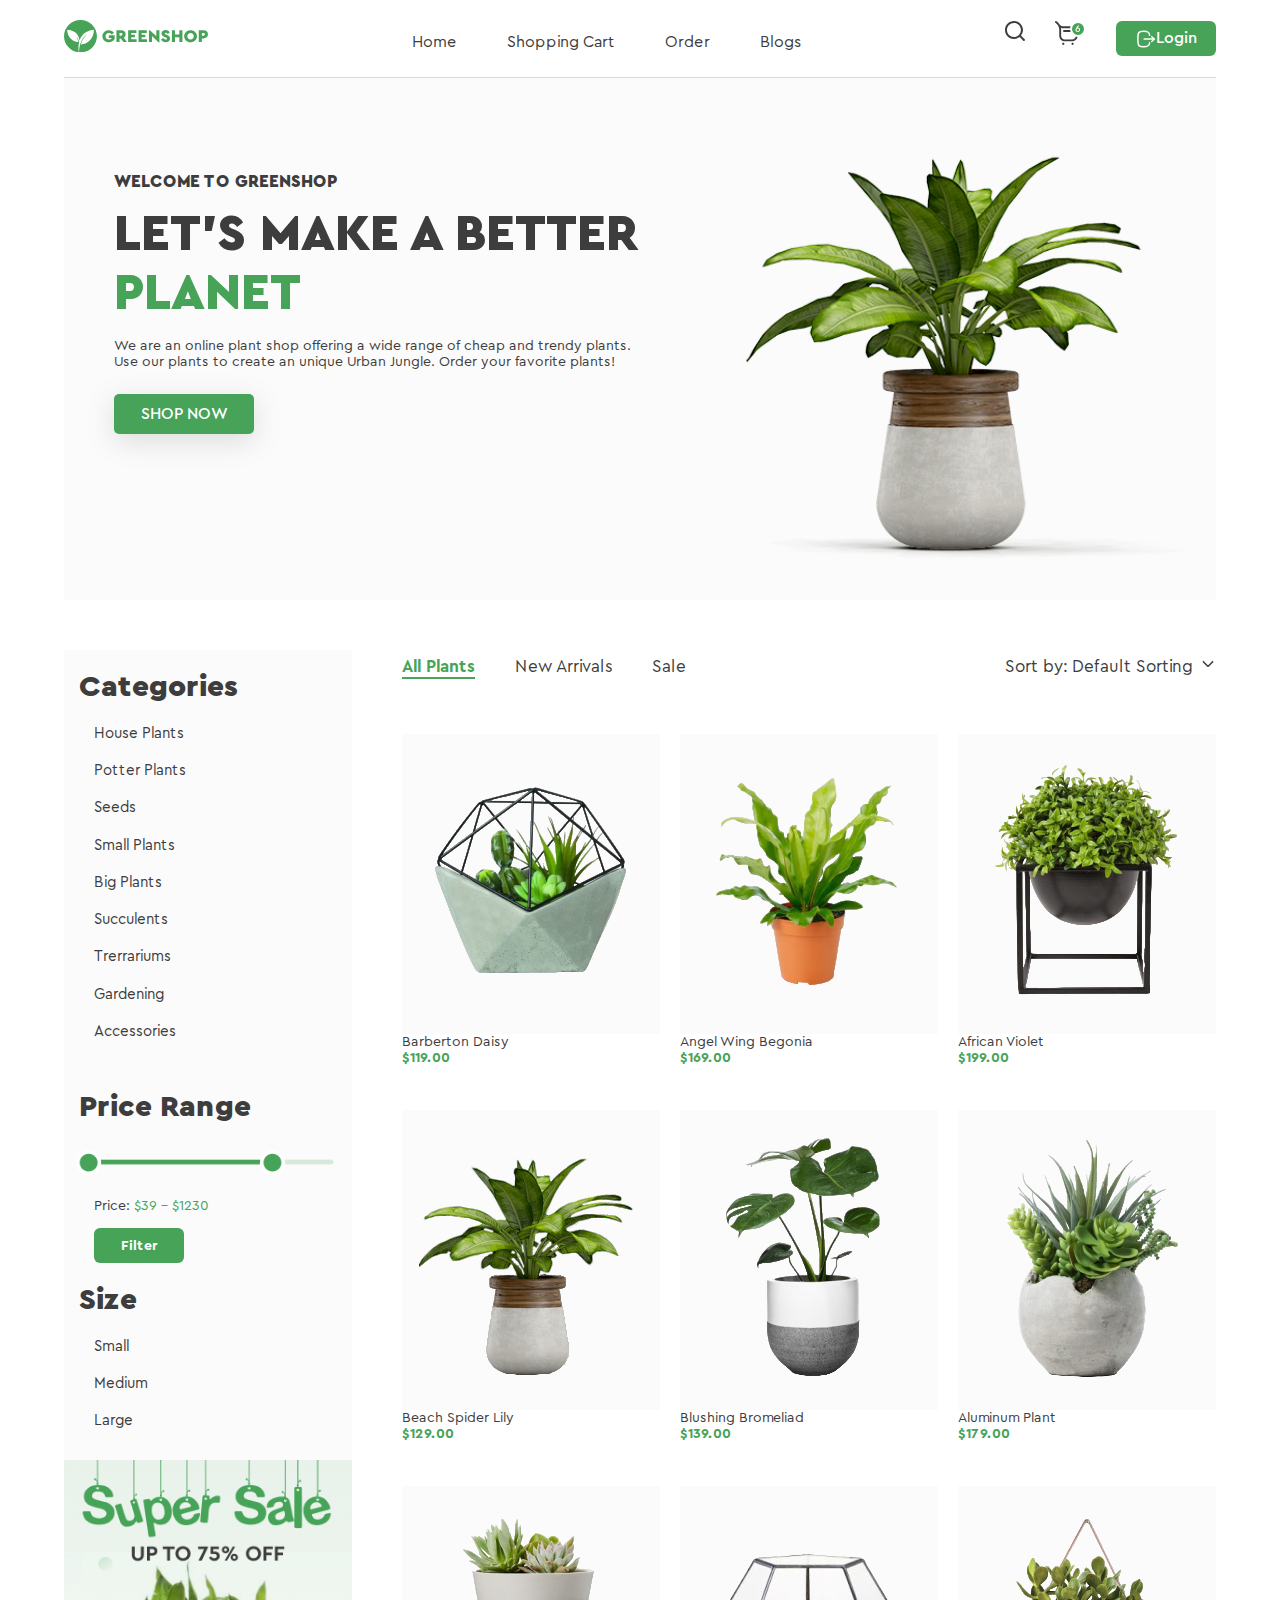
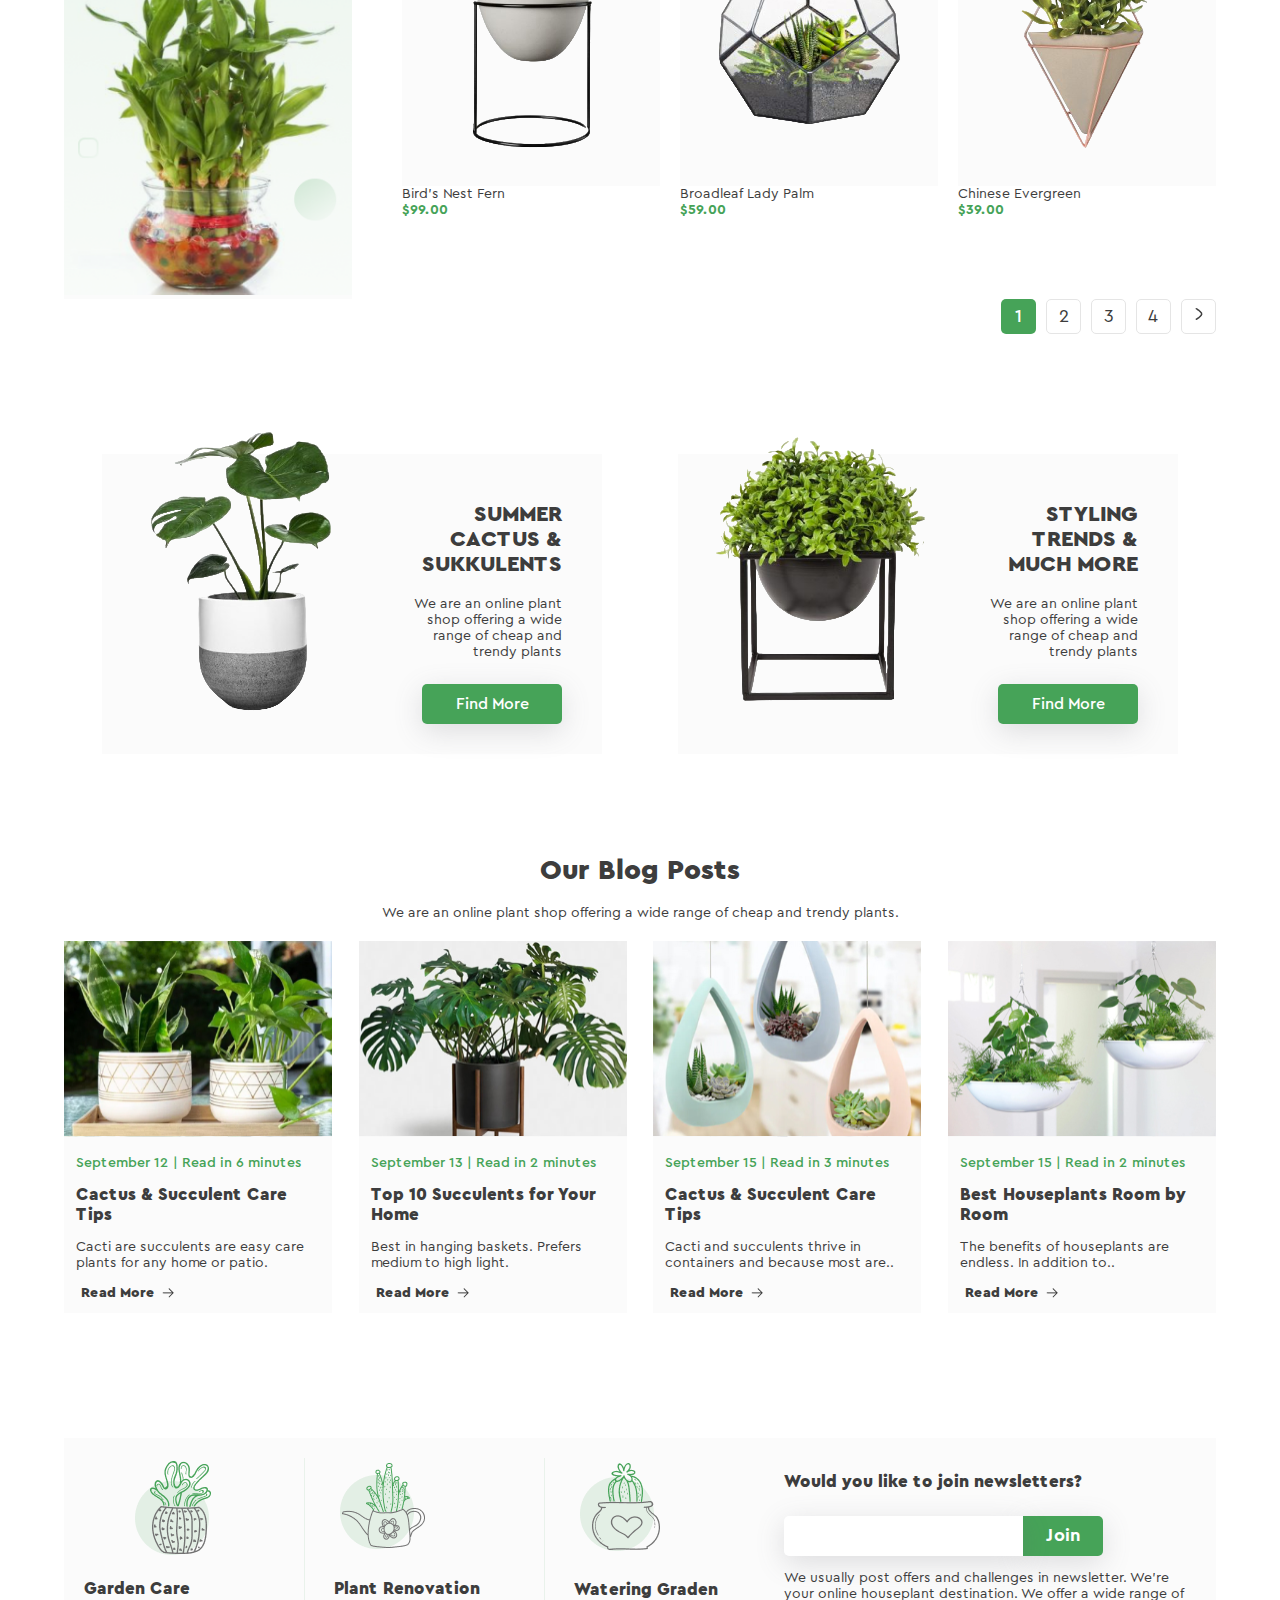
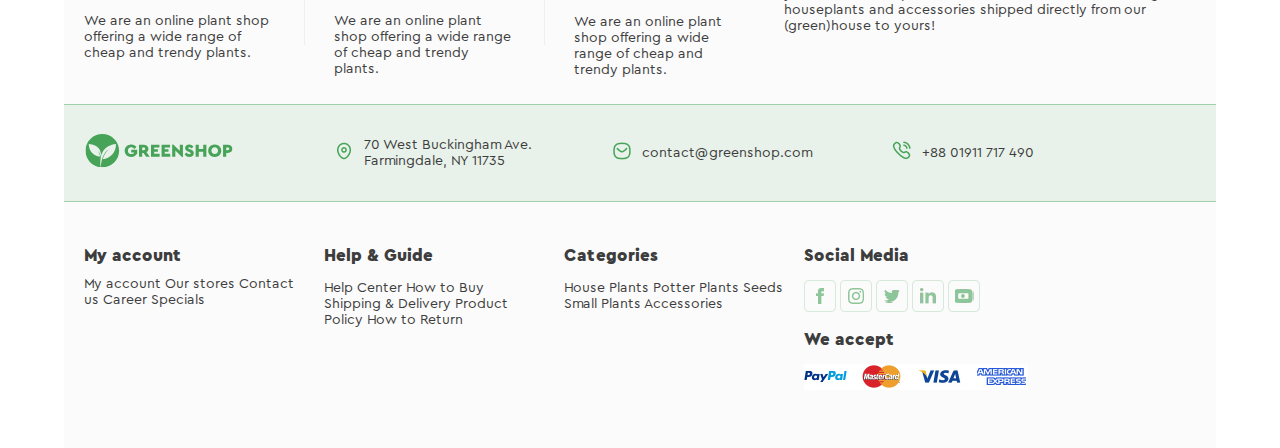
<file: index.html>
<!DOCTYPE html>
<html lang="en">
<head>
    <meta charset="UTF-8">
    <meta name="viewport" content="width=device-width, initial-scale=1.0">
    <link rel="stylesheet" href="./assets/normalize.css" />
    <link rel="stylesheet" href="style-index.css">
    <title>Main</title>
</head>
<body>

    <header class="header">
        <div class="header__container">
            <div class="header__logo">
                <img src="assets/shopping-cart/Logo.svg" alt="Logo" class="header__logo-image">
            </div>
            <nav class="header__menu">
                <ul class="header__menu-list">
                    <li class="header__menu-list-item"><a class="header__menu-list-link" href="index.html">Home</a></li>
                    <li class="header__menu-list-item"><a class="header__menu-list-link" href="shopping-cart.html">Shopping Cart</a></li>
                    <li class="header__menu-list-item"><a class="header__menu-list-link" href="order.html">Order</a></li>
                    <li class="header__menu-list-item"><a class="header__menu-list-link" href="index.html#blog">Blogs</a></li>
                </ul>
            </nav>
            <div class="header__btn-group">
                <a class="header__search">
                    <img src="assets/icons/search.svg" alt="Search" class="header__search-image">
                </a>
                <a class="header__cart">
                    <img src="assets/icons/header-basket.svg" alt="Cart" class="header__cart-image">
                </a>
                <button class="header__login-button btn">
                    <img src="assets/icons/Logout.svg" alt="Login" class="header__login-icon">
                    Login
                </button>
            </div>
        </div>
    </header>
    
    <main>
    <form action="" class="form_mobile">
        <input type="text" class="form_mobile__input" value="        Find your plants">
        <button class="form_mobile__btn">
            <img src="assets/icons/Filter.svg" alt="">
        </button>
    </form>
    <section class="welcome_mobile">
        <div class="welcome_mobile__text">
            <h2>WELCOME TO GREENSHOP</h2>
            <p class="mobile__big_welcome">LET’S MAKE A BETTER <span style="color: #46A358;">PLANET</span></p>
            <p>We are an online plant shop offering a wide range</p>
            <div class="welcome_mobile__link">
                <a href="#nav_items">SHOP NOW</a>
                <img src="assets/icons/Arrow - Right1.png" alt="">
            </div>
        </div>
        <div class="welcome_mobile__img">
            <img src="assets/index/01_small.svg" alt="">
        </div>
    </section>
    
    <nav class="nav_mobile">
        <a href="index.html"><img src="assets/icons/Home.svg" alt=""></a>
        <a href=""><img src="assets/icons/Vector.svg" alt=""></a>
        <button class="nav_mobile__btn">
            <img src="assets/icons/Group.svg" alt="">
        </button>
        <a href="index.html"><img src="assets/icons/Shop.svg" alt=""></a>
        <a href="index.html"><img src="assets/icons/User.svg" alt=""></a>
    </nav>

    <section class="welcome">
        <div class="welcome_text">
            <h2>WELCOME TO GREENSHOP</h2>
            <p class="big_welcome">LET’S MAKE A BETTER <span style="color: #46A358;">PLANET</span></p>
            <p>We are an online plant shop offering a wide range of cheap and trendy plants. 
                Use our plants to create an unique Urban Jungle. Order your favorite plants!</p>
                <form action="#nav_items"><button class="welcome__btn">SHOP NOW</button></form>
        </div>
        <div class="welcome__big-img">
            <img src="assets/index/01_1_1.svg" alt="">
        </div>
    </section>
    <aside>
        <h1 class="h1_index">Categories</h1>
        <nav class="aside__nav">
            <a href="" class="aside__a">House Plants</a>
            <a href="" class="aside__a">Potter Plants</a>
            <a href="" class="aside__a">Seeds</a>
            <a href="" class="aside__a">Small Plants</a>
            <a href="" class="aside__a">Big Plants</a>
            <a href="" class="aside__a">Succulents</a>
            <a href="" class="aside__a">Trerrariums</a>
            <a href="" class="aside__a">Gardening</a>
            <a href="" class="aside__a">Accessories</a>
        </nav>
        <h1 class="h1_index">Price Range</h1>
        <div class="range_img"><img src="assets/index/scroll.png" alt="" width="270px"></div>
        <p>Price: <span style="color: #46A358;">$39 - $1230</span></p>
        <button>Filter</button>
        <h1 class="h1_index">Size</h1>
        <nav class="aside__nav">
            <a href="" class="aside__a">Small</a>
            <a href="" class="aside__a">Medium</a>
            <a href="" class="aside__a">Large</a>
        </nav>
        <div class="aside__banner"><img src="assets/index/Super Sale Banner 1.png" alt=""></div>
    </aside>
    <section id="nav_items">
        <nav id="items_menu">
            <a href="" class="nav_items-link nav_items-link--active">All Plants</a>
            <a href="" class="nav_items-link">New Arrivals</a>
            <a href="" class="nav_items-link">Sale</a>
        </nav>
        <div id="sort">
            <p>Sort by: Default Sorting   </p>
            <img src="assets/icons/Arrow - Down 2.png" alt="">
        </div>
    </section>

    <section id="items">
        <div class="item">
            <div class="item_img">
            <a href="card.html"><img src="assets/index/without-background/image 1.png" alt=""></a>
            </div>
            <div><a href="card.html" class="item__a">Barberton Daisy</a></div>
            <div><p class="price">119.00</p></div>
            <!--<a href="" class="price item__a">$119.00</a>-->
        </div>
        <div class="item">
            <div class="item_img">
            <a href="card.html"><img src="assets/index/without-background/2.png" alt=""></a>
            </div>
            <a href="card.html" class="item__a">Angel Wing Begonia</a>
            <p class="price">169.00</p>
            <a href=""></a>
        </div>
        <div class="item">
            <div class="item_img">
            <a href="card.html"><img src="assets/index/without-background/3.png" alt=""></a>
            </div>
            <a href="card.html" class="item__a">African Violet</a>
            <p class="price">199.00</p>
        </div>
        <div class="item">
            <div class="item_img">
            <a href="card.html"><img src="assets/index/without-background/4.png" alt=""></a>
            </div>
            <a href="card.html" class="item__a">Beach Spider Lily</a>
            <p class="price">129.00</p>
        </div>
        <div class="item">
            <div class="item_img">
            <a href="card.html"><img src="assets/index/without-background/5.png" alt=""></a>
            </div>
            <a href="card.html" class="item__a">Blushing Bromeliad</a>
            <p class="price">139.00</p>
        </div>
        <div class="item">
            <div class="item_img">
            <a href="card.html"><img src="assets/index/without-background/6.png" alt=""></a>
            </div>
            <a href="card.html" class="item__a">Aluminum Plant</a>
            <p class="price">179.00</p>
        </div>
        <div class="item">
            <div class="item_img">
            <a href="card.html"><img src="assets/index/without-background/7.png" alt=""></a>
            </div>
            <a href="card.html" class="item__a">Bird's Nest Fern</a>
            <p class="price">99.00</p>
        </div>
        <div class="item">
            <div class="item_img">
            <a href="card.html"><img src="assets/index/without-background/8.png" alt=""></a>
            </div>
            <a href="card.html" class="item__a">Broadleaf Lady Palm</a>
            <p class="price">59.00</p>
        </div>
        <div class="item">
            <div class="item_img">
            <a href="card.html"><img src="assets/index/without-background/9.png" alt=""></a>
            </div>
            <a href="card.html" class="item__a">Chinese Evergreen</a>
            <p class="price">39.00</p>
        </div>
    </section>
    <section class="pages">
        <div id="green_square"><a href="">1</a></div>
        <div  class="square"><a href="">2</a></div>
        <div  class="square"><a href="">3</a></div>
        <div  class="square"><a href="">4</a></div>
        <div  class="square"><a href=""><img src="assets/icons/Arrow - Right 2.png" alt=""></a></div>
    </section>
    <section class="find_more">
        <article class="find_more__info">
            <div class="more__grey-area"></div>
            <div class="more__img"><img src="assets/index/without-background/image 14.png"></div>
            <div class="more__about">
                <h2>SUMMER CACTUS & SUKKULENTS</h2>
                <p>We are an online plant shop offering a wide range of cheap and trendy plants</p>
                <button class="welcome__btn">Find More</button>
            </div>
        </article>
        <article class="find_more__info">
            <div class="more__grey-area"></div>
            <div class="more__img"><img src="assets/index/without-background/image 15.png"></div>
            <div class="more__about">
                <h2>STYLING TRENDS & MUCH MORE</h2>
                <p>We are an online plant shop offering a wide range of cheap and trendy plants</p>
                <button class="welcome__btn">Find More</button>
            </div>
        </article>
    </section>
    <section id="blog">
        <h1>Our Blog Posts</h1>
        <p>We are an online plant shop offering a wide range of cheap and trendy plants.</p>
        <div class="blog__posts">
            <div class="post">
                <a href="post.html" class="post__link"><img src="assets/index/01_1.svg" alt=""></a>
                <div class="read">
                <p class="green_text">September 12 | Read in 6 minutes</p>
                <h2>Cactus & Succulent Care Tips</h2>
                <p>Cacti are succulents are easy care plants for any home or patio.</p>
                <div class="blog__more">
                    <a href="post.html"><b>Read More</b></a><a href="post.html"><img src="assets/icons/Arrow - Right.png" alt=""></a>
                    </div>
                </div>
            </div>
            <div class="post">
                <a href="post.html" class="post__link"><img src="assets/index/02_1.svg" alt=""></a>
                <div class="read">
                <p class="green_text"t>September 13 | Read in 2 minutes</p>
                <h2>Top 10 Succulents for Your Home</h2>
                <p>Best in hanging baskets. Prefers medium to high light.</p>
                <div class="blog__more">
                <a href="post.html"><b>Read More</b></a><a href="post.html"><img src="assets/icons/Arrow - Right.png" alt=""></a>
                </div>
                </div>
            </div>
            <div class="post">
                <a href="post.html" class="post__link"><img src="assets/index/03_1.svg" alt=""></a>
                <div class="read">
                <p class="green_text">September 15 | Read in 3 minutes</p>
                <h2>Cactus & Succulent Care Tips</h2>
                <p>Cacti and succulents thrive in containers and because most are..</p>
                <div class="blog__more">
                    <a href="post.html"><b>Read More</b></a><a href="post.html"><img src="assets/icons/Arrow - Right.png" alt=""></a>
                    </div>
                </div>
            </div>
            <div class="post">
                <a href="post.html" class="post__link"><img src="assets/index/04_1.svg" alt=""></a>
                <div class="read">
                <p class="green_text">September 15 | Read in 2 minutes</p>
                <h2>Best Houseplants Room by Room</h2>
                <p>The benefits of houseplants are endless. In addition to..</p>
                <div class="blog__more">
                    <a href="post.html"><b>Read More</b></a><a href="post.html"><img src="assets/icons/Arrow - Right.png" alt=""></a>
                    </div>
                </div>
            </div>
        </div>
    </section>

    
    </main>
    <footer>
        <div class="footer__flovers_1">
            <div class="footer__flovers-img"><img src="assets/icons/1_3.png" alt=""></div>
            <div class="footer__flovers-info">
                <h2 class="footer__h2">Garden Care</h2>
                <p class="footer__p">We are an online plant shop offering a wide range of cheap and trendy plants.</p>
            </div>
        </div><div class="footer__vert-line"><img src="assets/icons/vertical_line.png" alt=""></div>
        <div class="footer__flovers_2">
            <div class="footer__flovers-img"><img src="assets/icons/2_1.png" alt=""></div>
            <div class="footer__flovers-info">
                <h2 class="footer__h2">Plant Renovation</h2>
                <p class="footer__p">We are an online plant shop offering a wide range of cheap and trendy plants.</p>
            </div>
        </div><div class="footer__vert-line_1"><img src="assets/icons/vertical_line.png" alt=""></div>
        <div class="footer__flovers_3">
            <div class="footer__flovers-img"><img src="assets/icons/3_1.png" alt=""></div>
            <div class="footer__flovers-info">
                <h2 class="footer__h2">Watering Graden</h2>
                <p class="footer__p">We are an online plant shop offering a wide range of cheap and trendy plants.</p>
            </div>
        </div>
        <div class="footer__subscribe">
            <h2>Would you like to join newsletters?</h2>
            <div class="footer__email">
            <form class="footer__form" action="">
                <input class="footer__send" type="email" id="enter your email address..." name="email">
            <button class="footer__email-button" type="button">Join</button>
            </form>
            </div>
            <p>We usually post offers and challenges in newsletter. We’re your online houseplant destination. 
                We offer a wide range of houseplants and accessories shipped directly from our (green)house to yours!</p>
        </div>
        <div class="footer__contacts">
        <div class="logo_index">
            <img src="assets/Logo.svg" alt="">
        </div>
        <div class="footer__contacts-contact">
            <div class="footer__contacts-contact-img"><img src="assets/icons/Location.png" alt=""></div>
            <div class="footer__contact-info">70 West Buckingham Ave.<br>Farmingdale, NY 11735</div>
        </div>
        <div class="footer__contacts-contact">
            <div class="footer__contacts-contact-img"><img src="assets/icons/Message.png" alt=""></div>
            <div class="footer__contact-info">contact@greenshop.com</div>
        </div>
        <div class="footer__contacts-contact">
            <div class="footer__contacts-contact-img"><img src="assets/icons/Calling.png" alt=""></div>
            <div class="footer__contact-info">+88 01911 717 490</div>
        </div>

        </div>
        <div class="footer__myaccount">
            <h2>My account</h2>
            <a href="">My account</a>
            <a href="">Our stores</a>
            <a href="">Contact us</a>
            <a href="">Career</a>
            <a href="">Specials</a>
        </div>
        <div class="footer__help">
            <h2>Help & Guide</h2>
            <a href="">Help Center</a>
            <a href="">How to Buy</a>
            <a href="">Shipping & Delivery</a>
            <a href="">Product Policy</a>
            <a href="">How to Return</a>
        </div>
        <div class="footer__categories">
            <h2>Categories</h2>
            <a href="">House Plants</a>
            <a href="">Potter Plants</a>
            <a href="">Seeds</a>
            <a href="">Small Plants</a>
            <a href="">Accessories</a>
        </div>
        <div class="footer__social">
            <h2>Social Media</h2>
            <div>
            <img src="assets/icons/Facebook1.png" alt="">
            <img src="assets/icons/Instagram2.png" alt="">
            <img src="assets/icons/Twitter1.png" alt="">
            <img src="assets/icons/Linkedin1.png" alt="">
            <img src="assets/icons/Union1.png" alt="">
            </div>
            <h2>We accept</h2>
            <img src="assets/icons/image 16.png" alt="">
        </div>
    </footer>
</body>
</html>
</file>
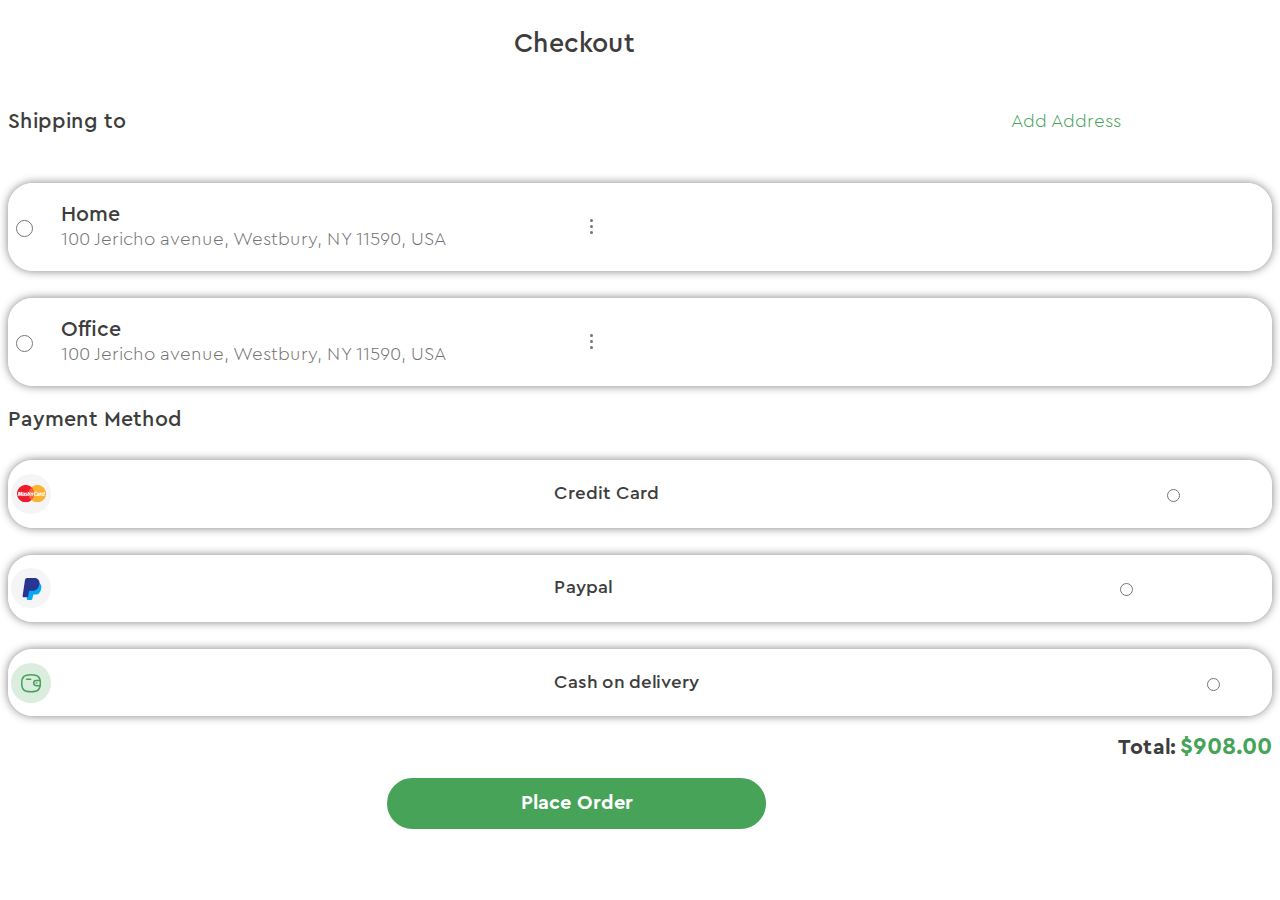
<file: checkout.html>
<!DOCTYPE html>
<html lang="en">
  <head>
    <meta charset="UTF-8" />
    <meta name="viewport" content="width=device-width, initial-scale=1.0" />
    <title>Checkout</title>
    <link rel="stylesheet" href="style-checkout.css" />
  </head>
  <body>
    <div class="wrapper">
      <p id="title">Checkout</p>
        <div class="shipping">
          <p class="subtitle">Shipping to</p>
          <a href="" id="link_add-address">Add Address</a>
        </div>
      <div class="address_option">
        <input type="radio" name="address" />
        <p>
          <span class="subtitle">Home</span><br />
          <span class="text"> 100 Jericho avenue, Westbury, NY 11590, USA</span>
        </p>
        <img src="assets/checkout/dots.svg" class="more"/>
      </div>
      <div class="address_option">
        <input type="radio" name="address" />
        <p>
          <span class="subtitle">Office</span><br />
          <span class="text">100 Jericho avenue, Westbury, NY 11590, USA</p>
        <img src="assets/checkout/dots.svg" class="more"/>
      </div>
      <p class="subtitle">Payment Method</p>
      <div class="payment_method">
        <img src="assets/checkout/credit-card.svg" alt="credit card option" />
        <p class="payment_option">Credit Card</p>
        <input type="radio" name="payment" />
      </div>
      <div class="payment_method">
        <img src="assets/checkout/paypal.svg" alt="paypal option" />
        <p class="payment_option">Paypal</p>
        <input type="radio" name="payment" />
      </div>
      <div class="payment_method">
        <img src="assets/checkout/cash.svg" alt="cash option" />
        <p class="payment_option">Cash on delivery</p>
        <input type="radio" name="payment" />
      </div>
      <div class="total_container">
      <p> <span id="total">Total:</span>
      <span id="amount">$908.00</span>
      </p>
      </div>
      <div>
        <button id="place-order_button">Place Order</button>
      </div>
    </div>
  </body>
</html>
</file>
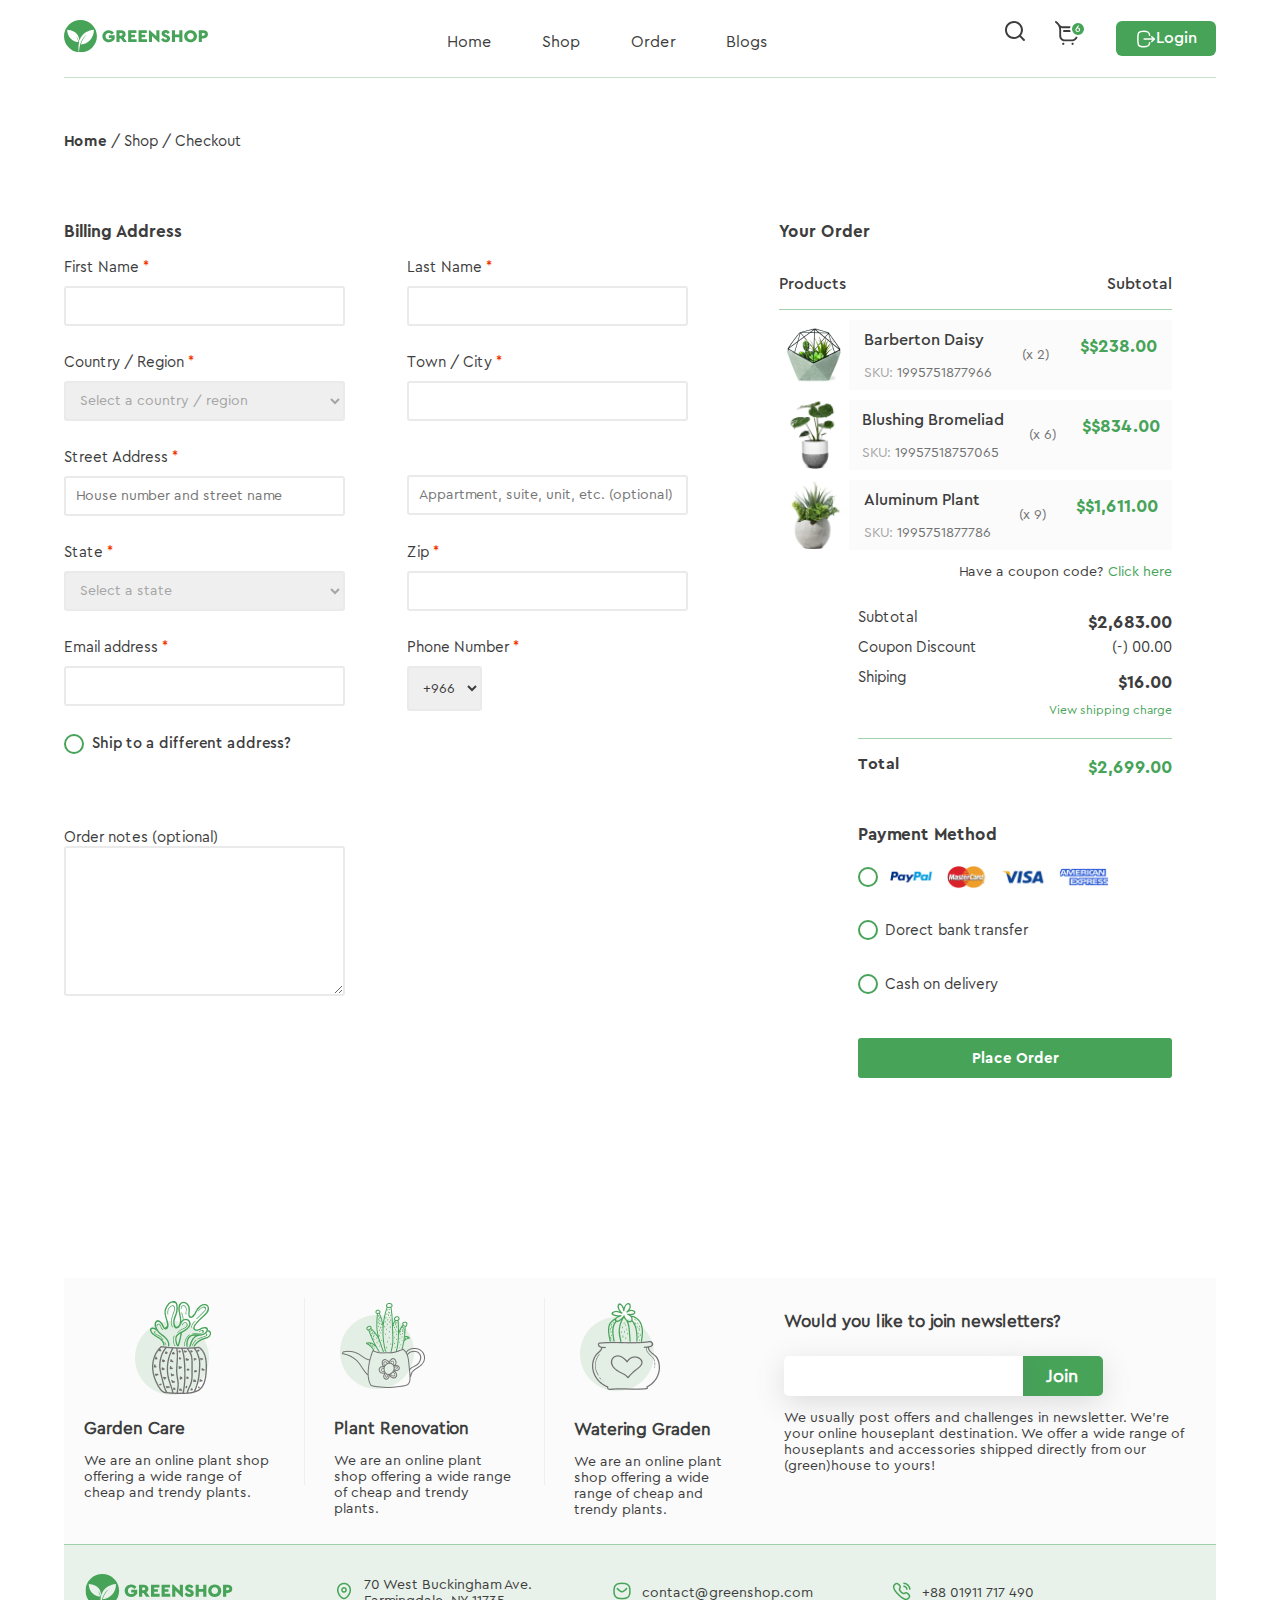
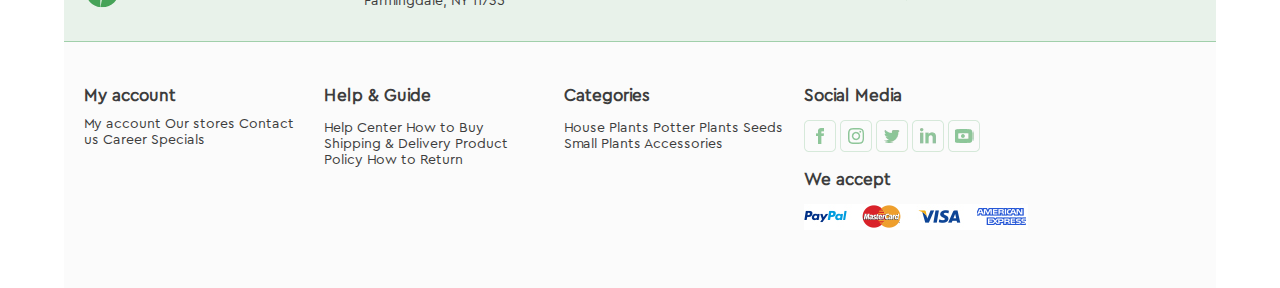
<file: order.html>
<!DOCTYPE html>
<html lang="en">
  <head>
    <meta charset="UTF-8" />
    <meta name="viewport" content="width=device-width, initial-scale=1.0" />
    <title>Greenshop</title>
    <link rel="stylesheet" href="./assets/normalize.css" />
    <link href="./style-order.css" rel="stylesheet" />
  </head>
  <body>
    <header class="header">
      <div class="header__container">
        <div class="header__logo">
          <img
            src="assets/shopping-cart/Logo.svg"
            alt="Logo"
            class="header__logo-image"
          />
        </div>
        <nav class="header__menu">
          <ul class="header__menu-list">
            <li class="header__menu-list-item">
              <a class="header__menu-list-link" href="index.html">Home</a>
            </li>
            <li class="header__menu-list-item">
              <a class="header__menu-list-link" href="shopping-cart.html"
                >Shop</a
              >
            </li>
            <li class="header__menu-list-item">
              <a class="header__menu-list-link" href="order.html">Order</a>
            </li>
            <li class="header__menu-list-item">
              <a class="header__menu-list-link" href="index.html#blog">Blogs</a>
            </li>
          </ul>
        </nav>
        <div class="header__btn-group">
          <a class="header__search">
            <img
              src="assets/icons/search.svg"
              alt="Search"
              class="header__search-image"
            />
          </a>
          <a class="header__cart">
            <img
              src="assets/icons/header-basket.svg"
              alt="Cart"
              class="header__cart-image"
            />
          </a>
          <button class="header__login-button btn">
            <img
              src="assets/icons/Logout.svg"
              alt="Login"
              class="header__login-icon"
            />
            Login
          </button>
        </div>
      </div>
    </header>
    <main>
      <div class="container">
        <p class="fs_fifteen path">
          <span class="bold_paragraph">Home</span> / Shop / Checkout
        </p>
        <div class="subcontainer">
          <!-- биллинг аддресс -->
          <div class="billing_address">
            <p class="bold_paragraph fs_seventeen">Billing Address</p>
            <div class="form">
              <div class="form_div" id="first_name">
                <label for="firstName" class="fs_fifteen"
                  >First Name <a href="#" class="asterisk">*</a></label
                ><br />
                <input type="text" class="form_input" /><br />
              </div>
              <div class="form_div" id="last_name">
                <label for="lastName" class="fs_fifteen"
                  >Last Name <a href="#" class="asterisk">*</a></label
                ><br />
                <input type="text" class="form_input" /><br />
              </div>
              <div class="form_div" id="country">
                <label for="countryOrRegion" class="fs_fifteen"
                  >Country / Region <a href="#" class="asterisk">*</a></label
                ><br />
                <select class="form_select">
                  <option value="" class="fs_fourteen">
                    <p class="fs_fourteen">Select a country / region</p>
                  </option></select
                ><br />
              </div>
              <div class="form_div" id="town">
                <label for="townOrCity" class="fs_fifteen"
                  >Town / City <a href="#" class="asterisk">*</a></label
                ><br />
                <input type="text" class="form_input" /><br />
              </div>
              <div class="form_div" id="street">
                <label for="street_address" class="fs_fifteen"
                  >Street Address <a href="#" class="asterisk">*</a></label
                ><br />
                <input
                  type="text"
                  placeholder="House number and street name"
                  class="form_input fs_fourteen"
                />
              </div>
              <div class="form_div" id="street_appartment">
                <label for="street_address"></label><br />
                <input
                  type="text"
                  placeholder="Appartment, suite, unit, etc. (optional)"
                  class="form_input fs_fourteen"
                />
              </div>
              <div class="form_div" id="state">
                <label for="state" class="fs_fifteen"
                  >State <a href="#" class="asterisk">*</a></label
                ><br />
                <select class="form_select">
                  <option value="" class="fs_fourteen">
                    Select a state
                  </option></select
                ><br />
              </div>
              <div class="form_div" id="zip">
                <label for="zip" class="fs_fifteen"
                  >Zip <a href="#" class="asterisk">*</a></label
                ><br />
                <input type="text" class="form_input" /><br />
              </div>
              <div class="form_div" id="email">
                <label for="email" class="fs_fifteen"
                  >Email address <a href="#" class="asterisk">*</a></label
                ><br />
                <input type="email" class="form_input" /><br />
              </div>
              <div class="form_div" id="phone">
                <label for="phoneNumber" class="fs_fifteen"
                  >Phone Number <a href="#" class="asterisk">*</a></label
                ><br />
                <select class="phone_number">
                  <option value="" class="fs_fifteen">
                    <p class="fs_fifteen">+966</p>
                  </option></select
                ><br />
              </div>
              <div class="form_div" id="checkbox">
                <input type="checkbox" class="custom-checkbox" />
                <label for="checkbox" class="medium_paragraph fs_fifteen"
                  >Ship to a different address?</label
                >
              </div>
              <div class="form_div" id="order_notes">
                <label for="orderNotes" class="fs_fifteen"
                  >Order notes (optional)</label
                ><br />
                <textarea rows="10" cols="45"></textarea>
              </div>
            </div>
          </div>
          <!-- йор ордер -->
          <div class="your_order">
            <p class="bold_paragraph fs_seventeen">Your Order</p>
            <div class="products_and_subtotal">
              <p class="medium_paragraph fs_sixteen">Products</p>
              <p class="medium_paragraph fs_sixteen">Subtotal</p>
            </div>
            <!-- заказ 1 -->
            <div class="ordered_product">
              <img
                class="plant_img"
                src="./assets/order/image 11 (1).png"
                alt="Barberton Daisy"
              />
              <div class="flex_cont_order">
                <div class="pr_name_sku">
                  <p class="medium_paragraph fs_sixteen">Barberton Daisy</p>
                  <p class="sku fs_fourteen">
                    <span class="span_sku">SKU:</span> 1995751877966
                  </p>
                </div>
                <div class="center">
                  <p class="number_of_products fs_fourteen">(x 2)</p>
                </div>
                <div class="center">
                  <p class="bold_paragraph price fs_eighteen">$238.00</p>
                </div>
              </div>
            </div>
            <!-- заказ 2 -->
            <div class="ordered_product">
              <img
                class="plant_img"
                src="./assets/order/image 15.png"
                alt="Blushing Bromeliad"
              />
              <div class="flex_cont_order">
                <div class="pr_name_sku">
                  <p class="medium_paragraph fs_sixteen">Blushing Bromeliad</p>
                  <p class="sku fs_fourteen">
                    <span class="span_sku">SKU:</span> 19957518757065
                  </p>
                </div>
                <div class="center">
                  <p class="number_of_products fs_fourteen">(x 6)</p>
                </div>
                <div class="center">
                  <p class="bold_paragraph price fs_eighteen">$834.00</p>
                </div>
              </div>
            </div>
            <!-- заказ 3 -->
            <div class="ordered_product">
              <img
                class="plant_img"
                src="./assets/order/image 16.png"
                alt="Aluminum Plant"
              />
              <div class="flex_cont_order">
                <div class="pr_name_sku">
                  <p class="medium_paragraph fs_sixteen">Aluminum Plant</p>
                  <p class="sku fs_fourteen">
                    <span class="span_sku">SKU:</span> 1995751877786
                  </p>
                </div>
                <div class="center">
                  <p class="number_of_products fs_fourteen">(x 9)</p>
                </div>
                <div class="center">
                  <p class="bold_paragraph price fs_eighteen">$1,611.00</p>
                </div>
              </div>
            </div>
            <!-- средний раздел йор ордера -->
            <div class="total_container">
              <p class="fs_fourteen">
                Have a coupon code? <a class="link" href="#">Click here</a>
              </p>
              <div class="total_subcontainer">
                <p class="fs_fifteen">Subtotal</p>
                <p class="bold_paragraph fs_eighteen">$2,683.00</p>
              </div>
              <div class="total_subcontainer">
                <p class="fs_fifteen">Coupon Discount</p>
                <p class="fs_fifteen">(-) 00.00</p>
              </div>
              <div class="total_subcontainer">
                <p class="fs_fifteen">Shiping</p>
                <p class="bold_paragraph fs_eighteen">$16.00</p>
              </div>
              <a class="link shipping_charge fs_twelve" href="#"
                >View shipping charge</a
              >
              <div class="total_subcontainer total">
                <p class="bold_paragraph fs_sixteen">Total</p>
                <p class="bold_paragraph total_price fs_eighteen">$2,699.00</p>
              </div>
              <!-- метод оплаты -->
              <div class="payment_method">
                <p class="bold_paragraph pm_heading fs_seventeen">
                  Payment Method
                </p>
                <div class="radio_container">
                  <div class="img_input">
                    <input
                      class="custom-radio"
                      type="radio"
                      name="payment_method"
                    />
                    <label for=""></label>
                    <img
                      class="payment_img"
                      src="./assets/icons/image 16.png"
                      alt="choosing a bank card"
                    />
                  </div>
                  <div>
                    <input
                      class="custom-radio"
                      type="radio"
                      name="payment_method"
                    />
                    <label for="bank_transfer" class="fs_fifteen"
                      >Dorect bank transfer</label
                    >
                  </div>
                  <div>
                    <input
                      class="custom-radio"
                      type="radio"
                      name="payment_method"
                    />
                    <label for="cash_on_delivery" class="fs_fifteen"
                      >Cash on delivery</label
                    >
                  </div>
                </div>
                <button class="bold_paragraph place_order_button fs_fifteen">
                  Place Order
                </button>
              </div>
            </div>
          </div>
        </div>
      </div>
    </main>
    <footer>
      <div class="footer__flovers_1">
        <div class="footer__flovers-img">
          <img src="assets/icons/1_3.png" alt="" />
        </div>
        <div class="footer__flovers-info">
          <h2>Garden Care</h2>
          <p>
            We are an online plant shop offering a wide range of cheap and
            trendy plants.
          </p>
        </div>
      </div>
      <div class="footer__vert-line">
        <img src="assets/icons/vertical_line.png" alt="" />
      </div>
      <div class="footer__flovers_2">
        <div class="footer__flovers-img">
          <img src="assets/icons/2_1.png" alt="" />
        </div>
        <div class="footer__flovers-info">
          <h2>Plant Renovation</h2>
          <p>
            We are an online plant shop offering a wide range of cheap and
            trendy plants.
          </p>
        </div>
      </div>
      <div class="footer__vert-line_1">
        <img src="assets/icons/vertical_line.png" alt="" />
      </div>
      <div class="footer__flovers_3">
        <div class="footer__flovers-img">
          <img src="assets/icons/3_1.png" alt="" />
        </div>
        <div class="footer__flovers-info">
          <h2>Watering Graden</h2>
          <p>
            We are an online plant shop offering a wide range of cheap and
            trendy plants.
          </p>
        </div>
      </div>
      <div class="footer__subscribe">
        <h2>Would you like to join newsletters?</h2>
        <div class="footer__email">
          <form class="footer__form" action="">
            <input
              class="footer__send"
              type="email"
              id="enter your email address..."
              name="email"
            />
            <button class="footer__email-button" type="button">Join</button>
          </form>
        </div>
        <p>
          We usually post offers and challenges in newsletter. We’re your online
          houseplant destination. We offer a wide range of houseplants and
          accessories shipped directly from our (green)house to yours!
        </p>
      </div>
      <div class="footer__contacts">
        <div class="logo">
          <img src="assets/Logo.svg" alt="" />
        </div>
        <div class="footer__contacts-contact">
          <div class="footer__contacts-contact-img">
            <img src="assets/icons/Location.png" alt="" />
          </div>
          <div class="footer__contact-info">
            70 West Buckingham Ave.<br />Farmingdale, NY 11735
          </div>
        </div>
        <div class="footer__contacts-contact">
          <div class="footer__contacts-contact-img">
            <img src="assets/icons/Message.png" alt="" />
          </div>
          <div class="footer__contact-info">contact@greenshop.com</div>
        </div>
        <div class="footer__contacts-contact">
          <div class="footer__contacts-contact-img">
            <img src="assets/icons/Calling.png" alt="" />
          </div>
          <div class="footer__contact-info">+88 01911 717 490</div>
        </div>
      </div>
      <div class="footer__myaccount">
        <h2>My account</h2>
        <a href="">My account</a>
        <a href="">Our stores</a>
        <a href="">Contact us</a>
        <a href="">Career</a>
        <a href="">Specials</a>
      </div>
      <div class="footer__help">
        <h2>Help & Guide</h2>
        <a href="">Help Center</a>
        <a href="">How to Buy</a>
        <a href="">Shipping & Delivery</a>
        <a href="">Product Policy</a>
        <a href="">How to Return</a>
      </div>
      <div class="footer__categories">
        <h2>Categories</h2>
        <a href="">House Plants</a>
        <a href="">Potter Plants</a>
        <a href="">Seeds</a>
        <a href="">Small Plants</a>
        <a href="">Accessories</a>
      </div>
      <div class="footer__social">
        <h2>Social Media</h2>
        <img src="assets/icons/Facebook1.png" alt="" />
        <img src="assets/icons/Instagram2.png" alt="" />
        <img src="assets/icons/Twitter1.png" alt="" />
        <img src="assets/icons/Linkedin1.png" alt="" />
        <img src="assets/icons/Union1.png" alt="" />
        <h2>We accept</h2>
        <img src="assets/icons/image 16.png" alt="" />
      </div>
    </footer>
  </body>
</html>
</file>
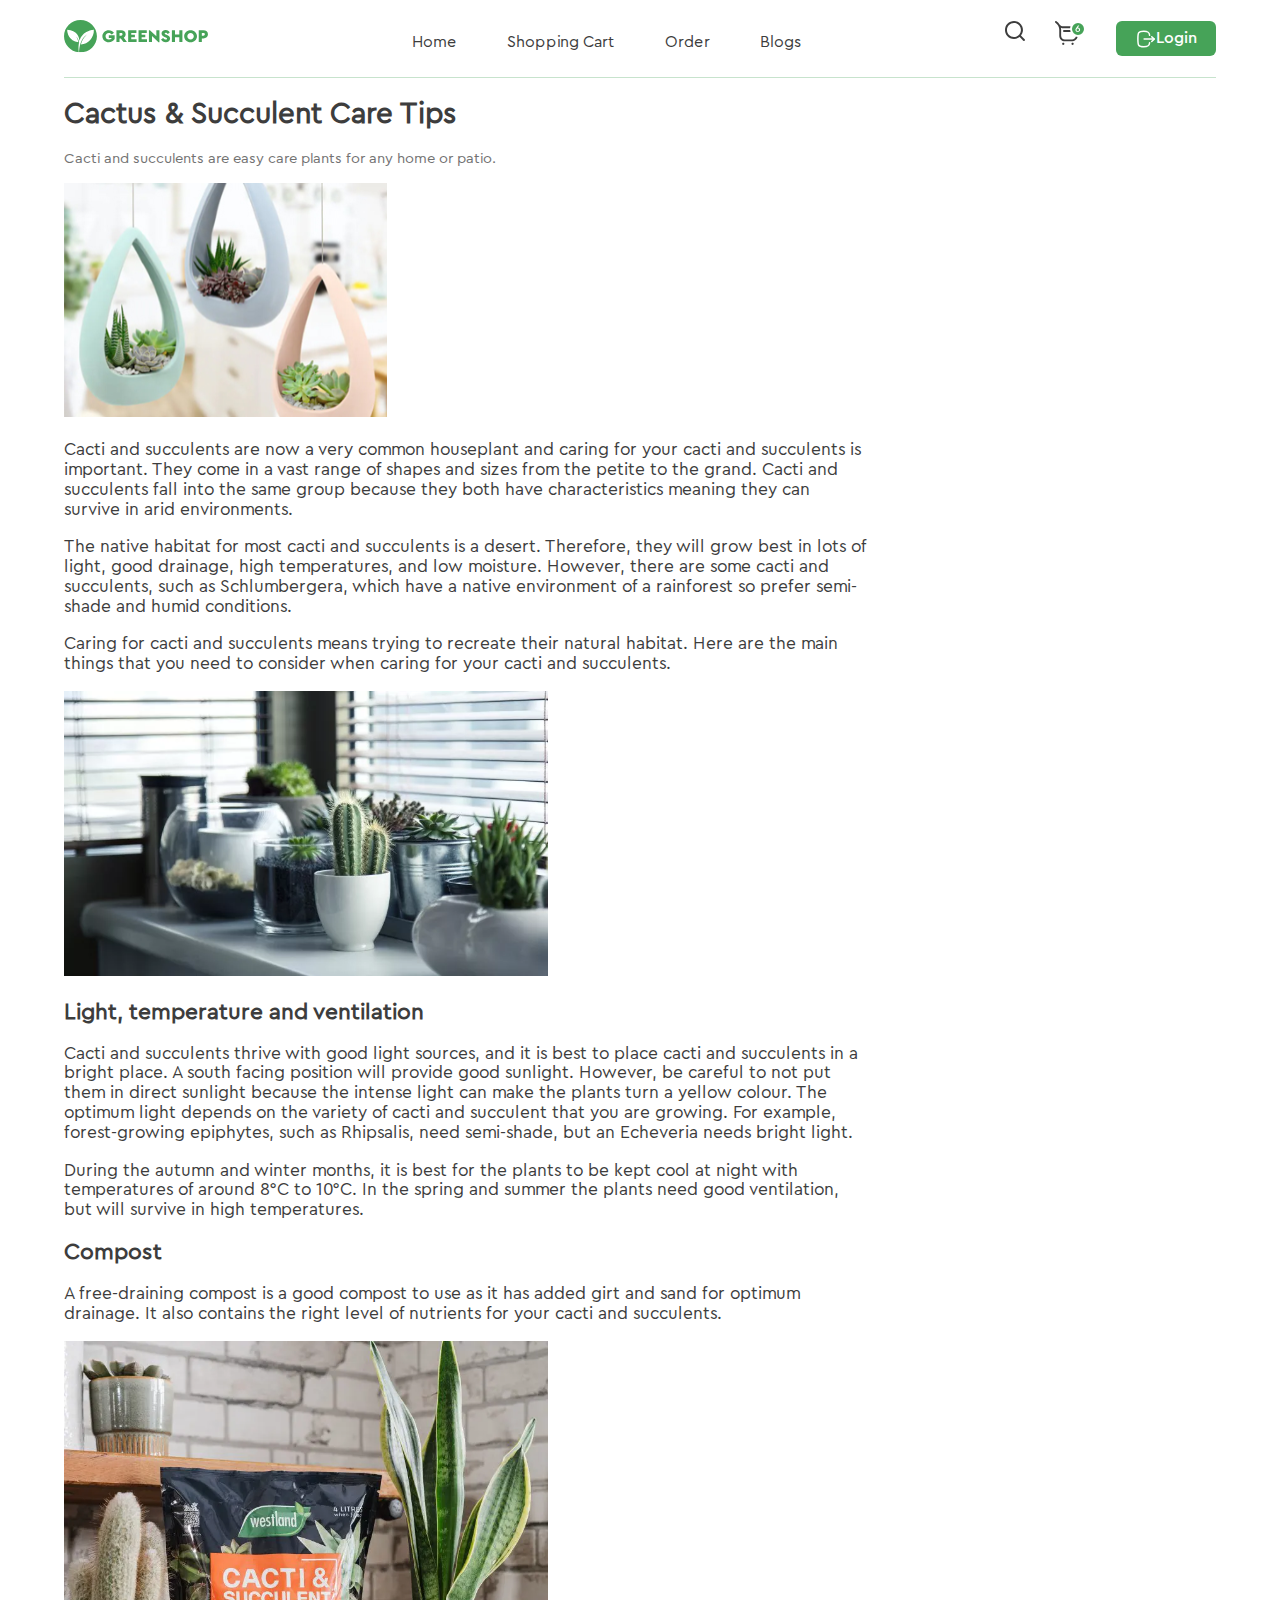
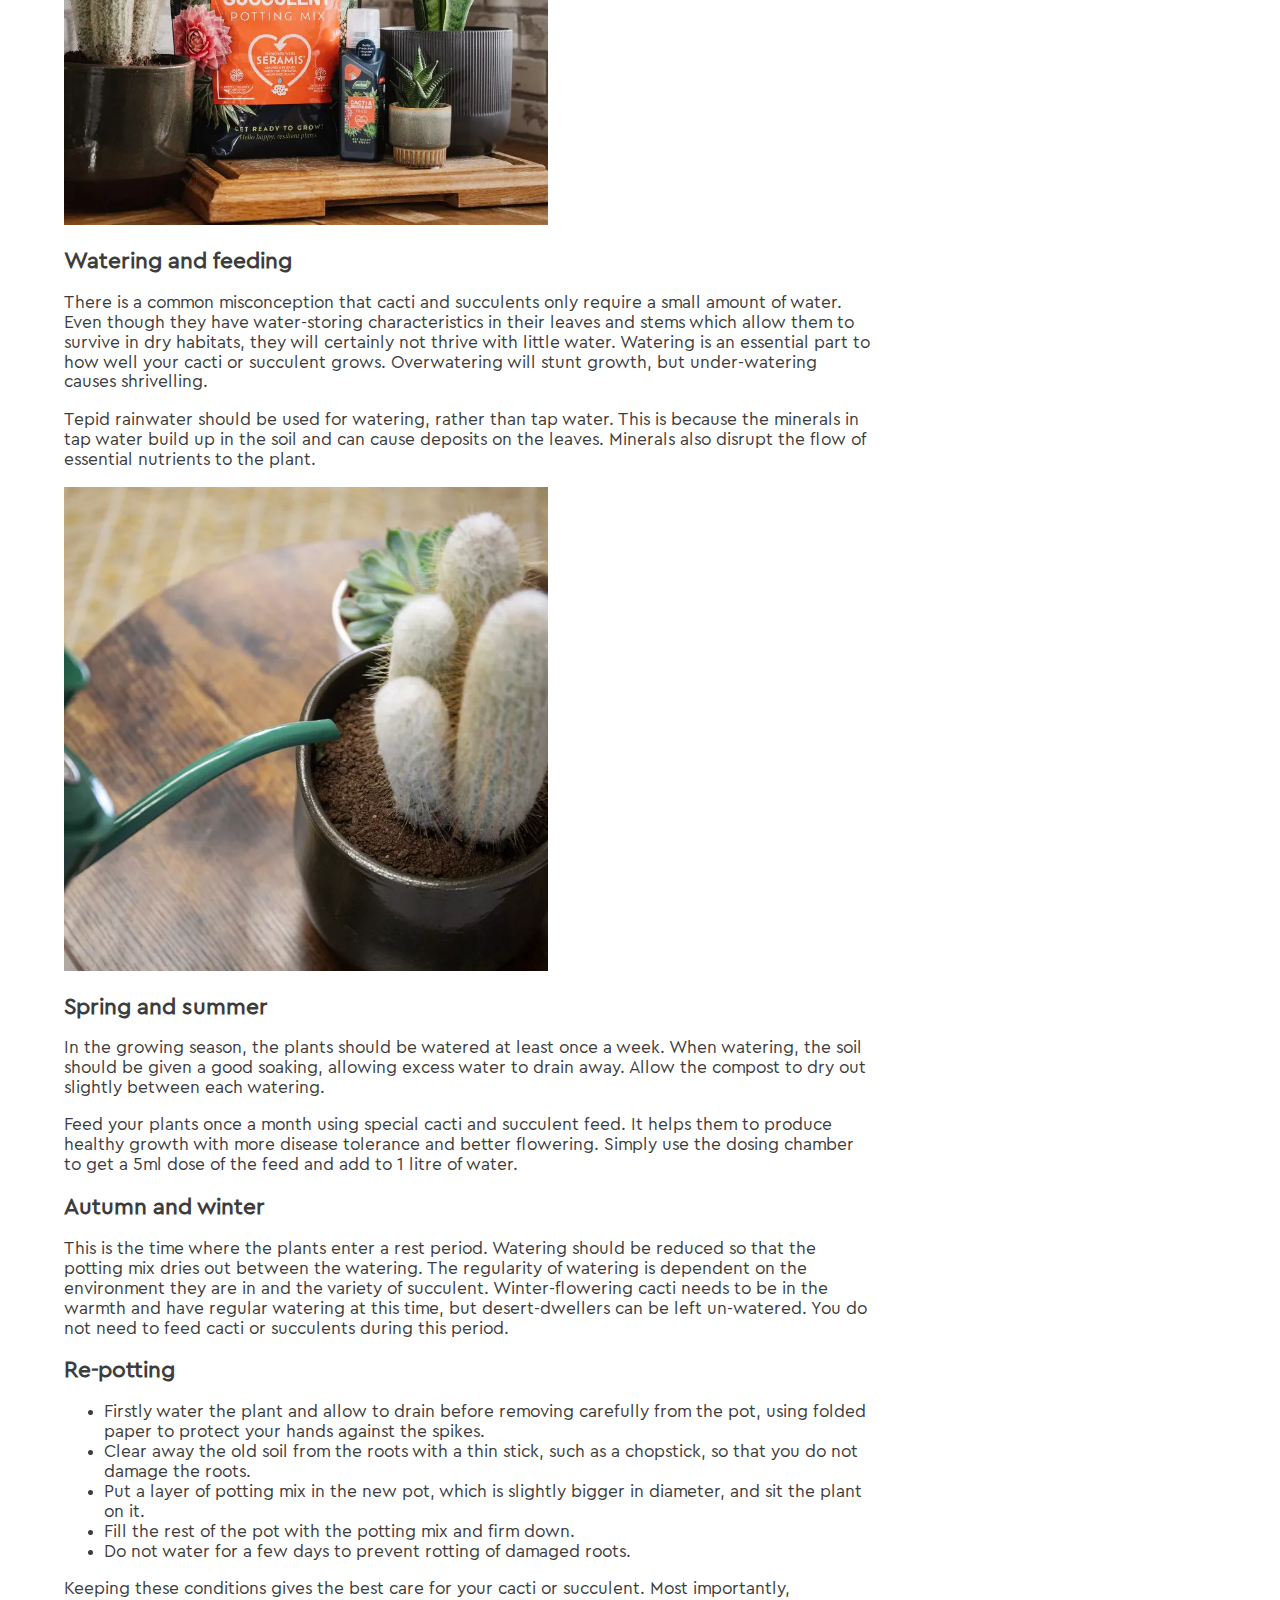
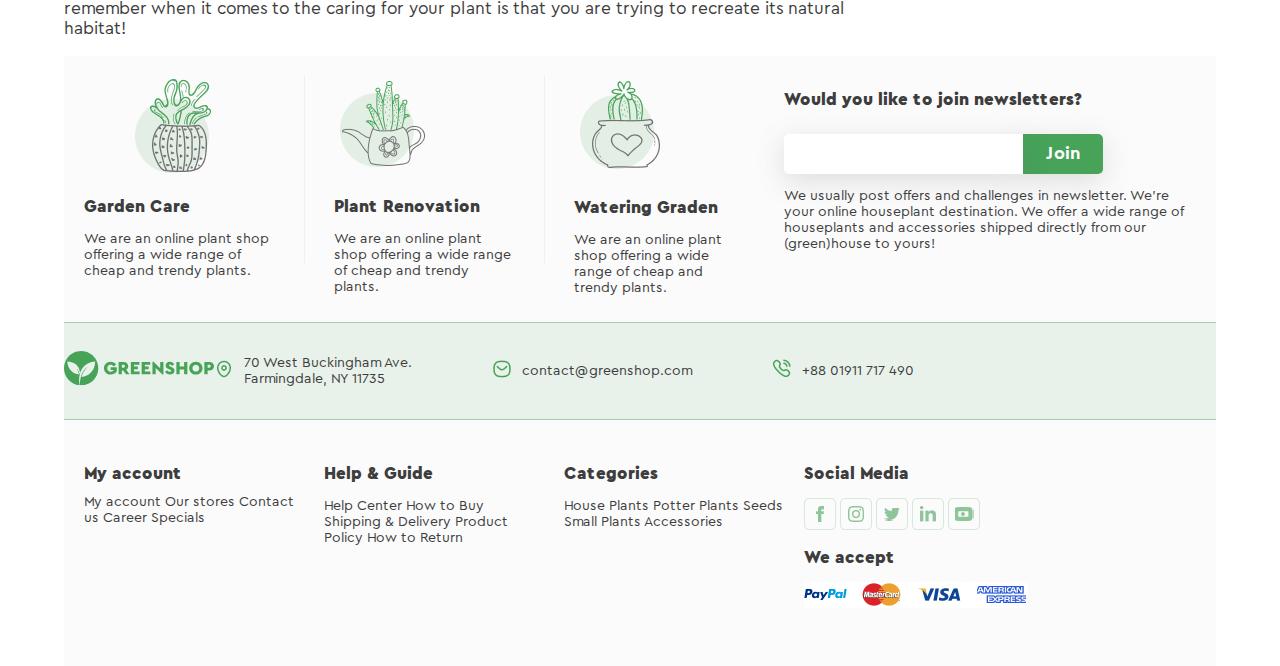
<file: post.html>
<!DOCTYPE html>
<html lang="en">
  <head>
    <meta charset="UTF-8" />
    <meta name="viewport" content="width=device-width, initial-scale=1.0" />
    <link rel="stylesheet" href="./assets/normalize.css" />
    <link rel="stylesheet" href="style-index.css" />
    <link rel="stylesheet" href="style-post.css" />
    <title>Post</title>
  </head>
  <body>
    <header class="header">
      <div class="header__container">
        <div class="header__logo">
          <img
            src="assets/shopping-cart/Logo.svg"
            alt="Logo"
            class="header__logo-image"
          />
        </div>
        <nav class="header__menu">
          <ul class="header__menu-list">
            <li class="header__menu-list-item">
              <a class="header__menu-list-link" href="index.html">Home</a>
            </li>
            <li class="header__menu-list-item">
              <a class="header__menu-list-link" href="shopping-cart.html"
                >Shopping Cart</a
              >
            </li>
            <li class="header__menu-list-item">
              <a class="header__menu-list-link" href="order.html">Order</a>
            </li>
            <li class="header__menu-list-item">
              <a class="header__menu-list-link" href="#blog">Blogs</a>
            </li>
          </ul>
        </nav>
        <div class="header__btn-group">
          <a class="header__search">
            <img
              src="assets/icons/search.svg"
              alt="Search"
              class="header__search-image"
            />
          </a>
          <a class="header__cart">
            <img
              src="assets/icons/header-basket.svg"
              alt="Cart"
              class="header__cart-image"
            />
          </a>
          <button class="header__login-button btn">
            <img
              src="assets/icons/Logout.svg"
              alt="Login"
              class="header__login-icon"
            />
            Login
          </button>
        </div>
      </div>
    </header>
    <div class="article_container">
      <h1>Cactus & Succulent Care Tips</h1>
      <p id="intro">
        Cacti and succulents are easy care plants for any home or patio.
      </p>
      <img src="assets/post/cacti_succulents.svg" alt="" id="title_img" />
      <p class="text">
        Cacti and succulents are now a very common houseplant and caring for
        your cacti and succulents is important. They come in a vast range of
        shapes and sizes from the petite to the grand. Cacti and succulents fall
        into the same group because they both have characteristics meaning they
        can survive in arid environments.
      </p>
      <p class="text">
        The native habitat for most cacti and succulents is a desert. Therefore,
        they will grow best in lots of light, good drainage, high temperatures,
        and low moisture. However, there are some cacti and succulents, such as
        Schlumbergera, which have a native environment of a rainforest so prefer
        semi-shade and humid conditions.
      </p>
      <p class="text">
        Caring for cacti and succulents means trying to recreate their natural
        habitat. Here are the main things that you need to consider when caring
        for your cacti and succulents.
      </p>
      <img class="img" src="assets/post/cacti.webp" alt="" />
      <h2>Light, temperature and ventilation</h2>
      <p class="text">
        Cacti and succulents thrive with good light sources, and it is best to
        place cacti and succulents in a bright place. A south facing position
        will provide good sunlight. However, be careful to not put them in
        direct sunlight because the intense light can make the plants turn a
        yellow colour. The optimum light depends on the variety of cacti and
        succulent that you are growing. For example, forest-growing epiphytes,
        such as Rhipsalis, need semi-shade, but an Echeveria needs bright light.
      </p>
      <p class="text">
        During the autumn and winter months, it is best for the plants to be
        kept cool at night with temperatures of around 8°C to 10°C. In the
        spring and summer the plants need good ventilation, but will survive in
        high temperatures.
      </p>
      <h2>Compost</h2>
      <p class="text">
        A free-draining compost is a good compost to use as it has added girt
        and sand for optimum drainage. It also contains the right level of
        nutrients for your cacti and succulents.
      </p>
      <img class="img" src="assets/post/compost.webp" alt="" />
      <h2>Watering and feeding</h2>
      <p class="text">
        There is a common misconception that cacti and succulents only require a
        small amount of water. Even though they have water-storing
        characteristics in their leaves and stems which allow them to survive in
        dry habitats, they will certainly not thrive with little water. Watering
        is an essential part to how well your cacti or succulent grows.
        Overwatering will stunt growth, but under-watering causes shrivelling.
      </p>
      <p class="text">
        Tepid rainwater should be used for watering, rather than tap water. This
        is because the minerals in tap water build up in the soil and can cause
        deposits on the leaves. Minerals also disrupt the flow of essential
        nutrients to the plant.
      </p>
      <img class="img" src="assets/post/watering.webp" alt="" />
      <h2>Spring and summer</h2>
      <p class="text">
        In the growing season, the plants should be watered at least once a
        week. When watering, the soil should be given a good soaking, allowing
        excess water to drain away. Allow the compost to dry out slightly
        between each watering.
      </p>
      <p class="text">
        Feed your plants once a month using special cacti and succulent feed. It
        helps them to produce healthy growth with more disease tolerance and
        better flowering. Simply use the dosing chamber to get a 5ml dose of the
        feed and add to 1 litre of water.
      </p>
      <h2>Autumn and winter</h2>
      <p class="text">
        This is the time where the plants enter a rest period. Watering should
        be reduced so that the potting mix dries out between the watering. The
        regularity of watering is dependent on the environment they are in and
        the variety of succulent. Winter-flowering cacti needs to be in the
        warmth and have regular watering at this time, but desert-dwellers can
        be left un-watered. You do not need to feed cacti or succulents during
        this period.
      </p>
      <h2>Re-potting</h2>
      <ul class="text">
        <li>
          Firstly water the plant and allow to drain before removing carefully
          from the pot, using folded paper to protect your hands against the
          spikes.
        </li>
        <li>
          Clear away the old soil from the roots with a thin stick, such as a
          chopstick, so that you do not damage the roots.
        </li>
        <li>
          Put a layer of potting mix in the new pot, which is slightly bigger in
          diameter, and sit the plant on it.
        </li>
        <li>Fill the rest of the pot with the potting mix and firm down.</li>
        <li>
          Do not water for a few days to prevent rotting of damaged roots.
        </li>
      </ul>
      <p class="text">
        Keeping these conditions gives the best care for your cacti or
        succulent. Most importantly, remember when it comes to the caring for
        your plant is that you are trying to recreate its natural habitat!
      </p>
    </div>
    <footer>
      <div class="footer__flovers_1">
        <div class="footer__flovers-img">
          <img src="assets/icons/1_3.png" alt="" />
        </div>
        <div class="footer__flovers-info">
          <h2>Garden Care</h2>
          <p>
            We are an online plant shop offering a wide range of cheap and
            trendy plants.
          </p>
        </div>
      </div>
      <div class="footer__vert-line">
        <img src="assets/icons/vertical_line.png" alt="" />
      </div>
      <div class="footer__flovers_2">
        <div class="footer__flovers-img">
          <img src="assets/icons/2_1.png" alt="" />
        </div>
        <div class="footer__flovers-info">
          <h2>Plant Renovation</h2>
          <p>
            We are an online plant shop offering a wide range of cheap and
            trendy plants.
          </p>
        </div>
      </div>
      <div class="footer__vert-line_1">
        <img src="assets/icons/vertical_line.png" alt="" />
      </div>
      <div class="footer__flovers_3">
        <div class="footer__flovers-img">
          <img src="assets/icons/3_1.png" alt="" />
        </div>
        <div class="footer__flovers-info">
          <h2>Watering Graden</h2>
          <p>
            We are an online plant shop offering a wide range of cheap and
            trendy plants.
          </p>
        </div>
      </div>
      <div class="footer__subscribe">
        <h2>Would you like to join newsletters?</h2>
        <div class="footer__email">
          <form class="footer__form" action="">
            <input
              class="footer__send"
              type="email"
              id="enter your email address..."
              name="email"
            />
            <button class="footer__email-button" type="button">Join</button>
          </form>
        </div>
        <p>
          We usually post offers and challenges in newsletter. We’re your online
          houseplant destination. We offer a wide range of houseplants and
          accessories shipped directly from our (green)house to yours!
        </p>
      </div>
      <div class="footer__contacts">
        <div class="logo">
          <img src="assets/Logo.svg" alt="" />
        </div>
        <div class="footer__contacts-contact">
          <div class="footer__contacts-contact-img">
            <img src="assets/icons/Location.png" alt="" />
          </div>
          <div class="footer__contact-info">
            70 West Buckingham Ave.<br />Farmingdale, NY 11735
          </div>
        </div>
        <div class="footer__contacts-contact">
          <div class="footer__contacts-contact-img">
            <img src="assets/icons/Message.png" alt="" />
          </div>
          <div class="footer__contact-info">contact@greenshop.com</div>
        </div>
        <div class="footer__contacts-contact">
          <div class="footer__contacts-contact-img">
            <img src="assets/icons/Calling.png" alt="" />
          </div>
          <div class="footer__contact-info">+88 01911 717 490</div>
        </div>
      </div>
      <div class="footer__myaccount">
        <h2>My account</h2>
        <a href="">My account</a>
        <a href="">Our stores</a>
        <a href="">Contact us</a>
        <a href="">Career</a>
        <a href="">Specials</a>
      </div>
      <div class="footer__help">
        <h2>Help & Guide</h2>
        <a href="">Help Center</a>
        <a href="">How to Buy</a>
        <a href="">Shipping & Delivery</a>
        <a href="">Product Policy</a>
        <a href="">How to Return</a>
      </div>
      <div class="footer__categories">
        <h2>Categories</h2>
        <a href="">House Plants</a>
        <a href="">Potter Plants</a>
        <a href="">Seeds</a>
        <a href="">Small Plants</a>
        <a href="">Accessories</a>
      </div>
      <div class="footer__social">
        <h2>Social Media</h2>
        <div>
          <img src="assets/icons/Facebook1.png" alt="" />
          <img src="assets/icons/Instagram2.png" alt="" />
          <img src="assets/icons/Twitter1.png" alt="" />
          <img src="assets/icons/Linkedin1.png" alt="" />
          <img src="assets/icons/Union1.png" alt="" />
        </div>
        <h2>We accept</h2>
        <img src="assets/icons/image 16.png" alt="" />
      </div>
    </footer>
  </body>
</html>
</file>
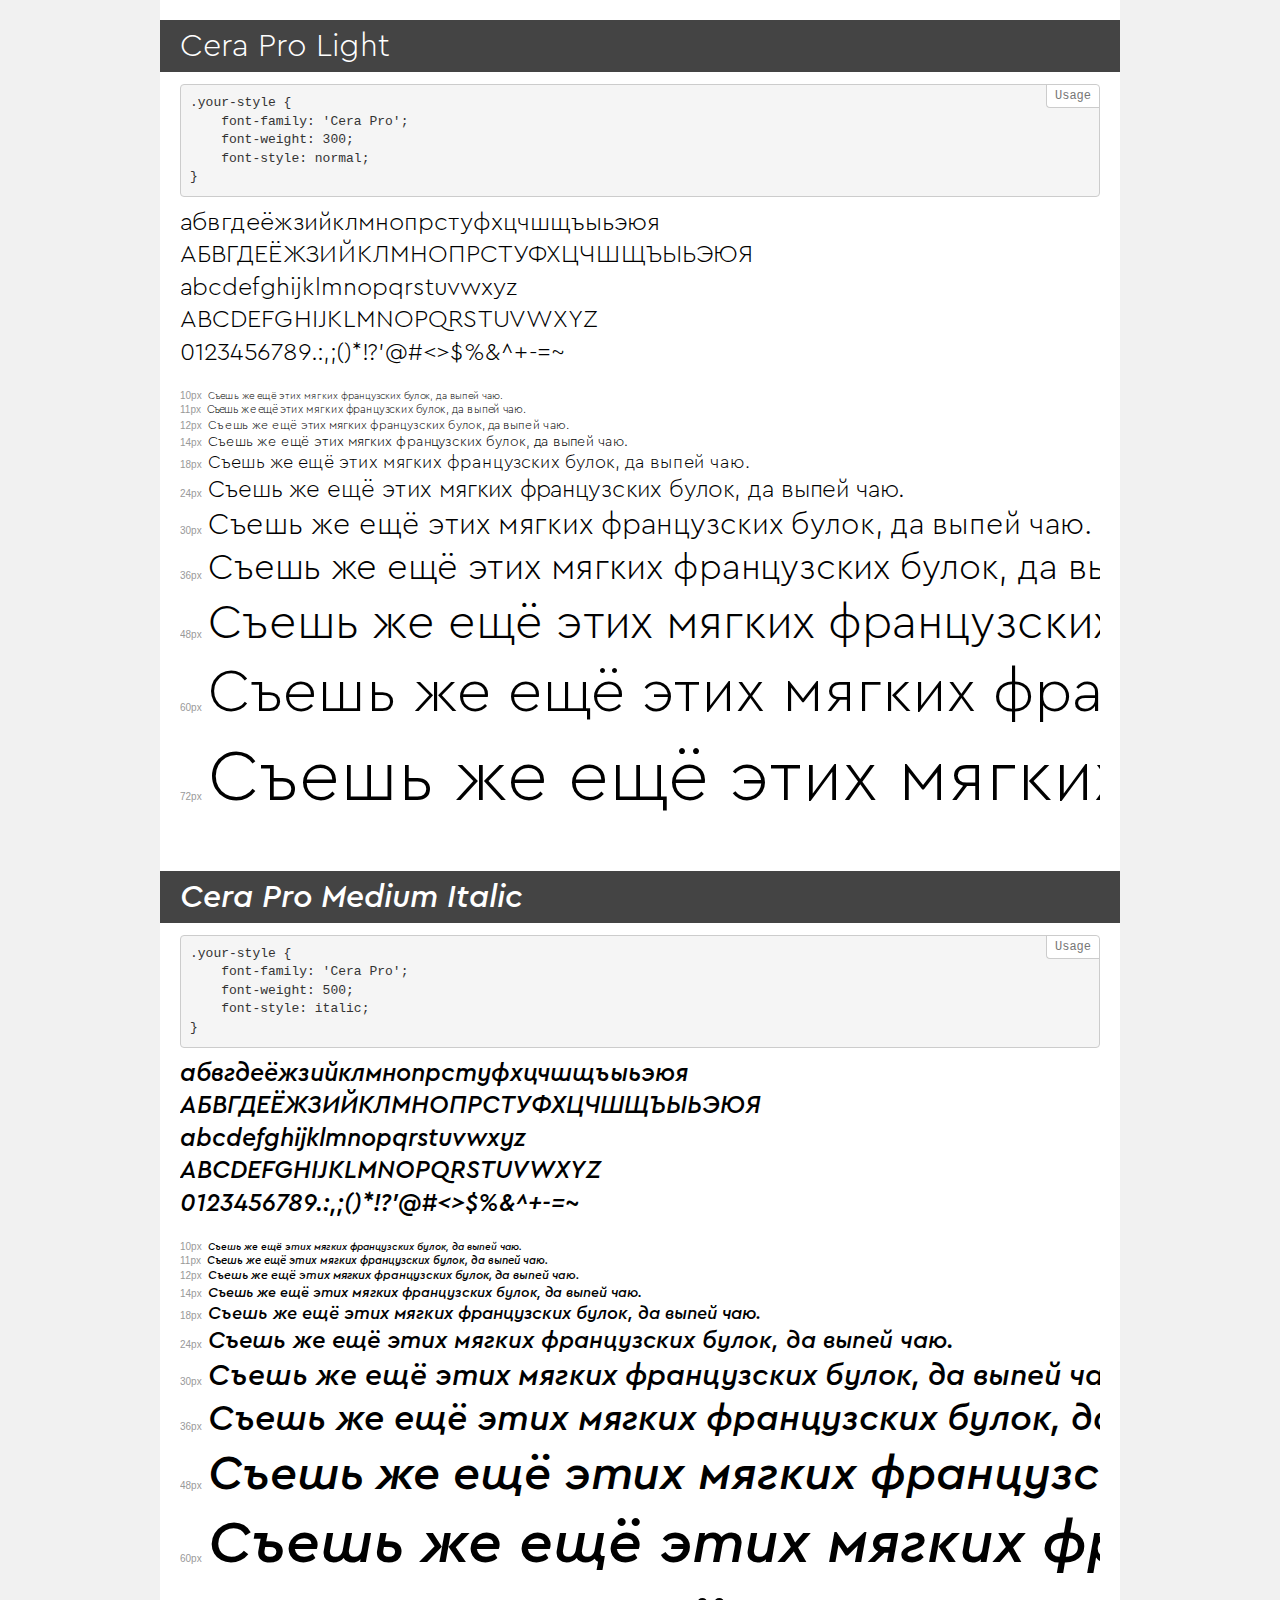
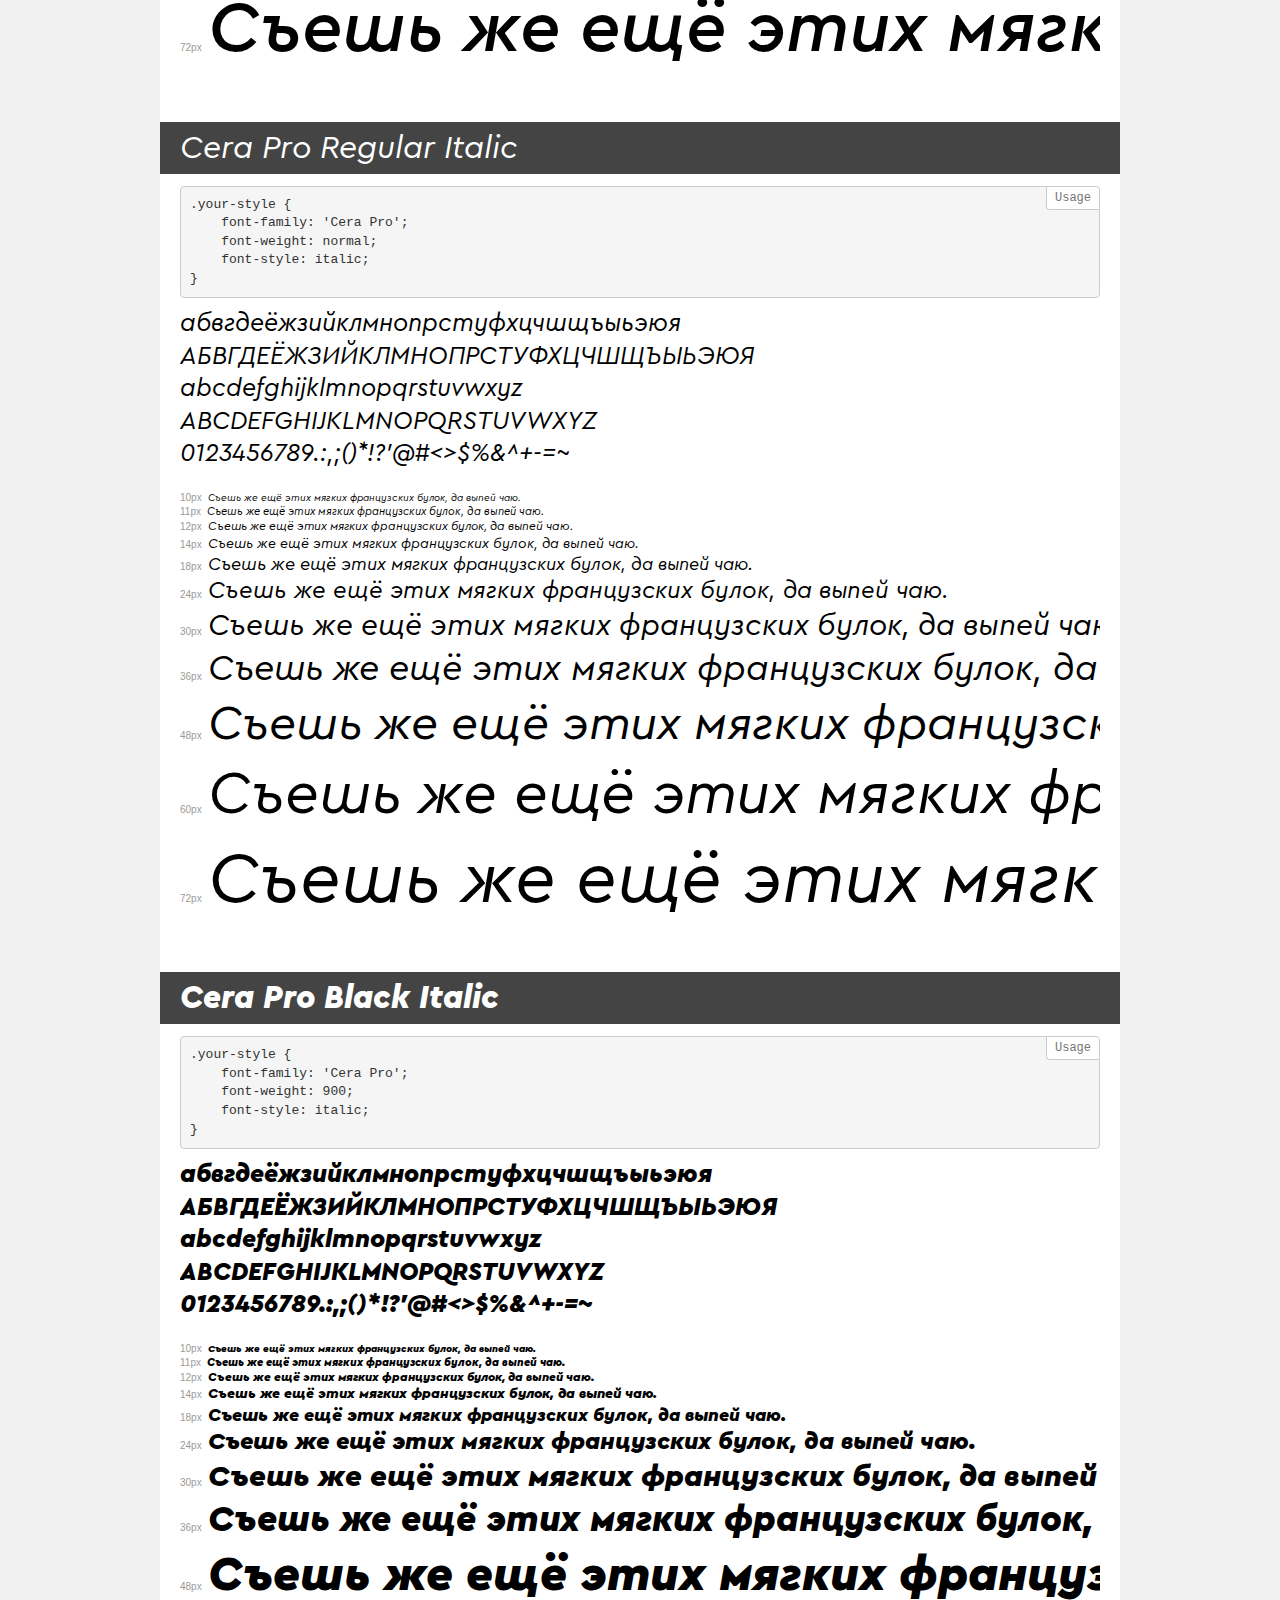
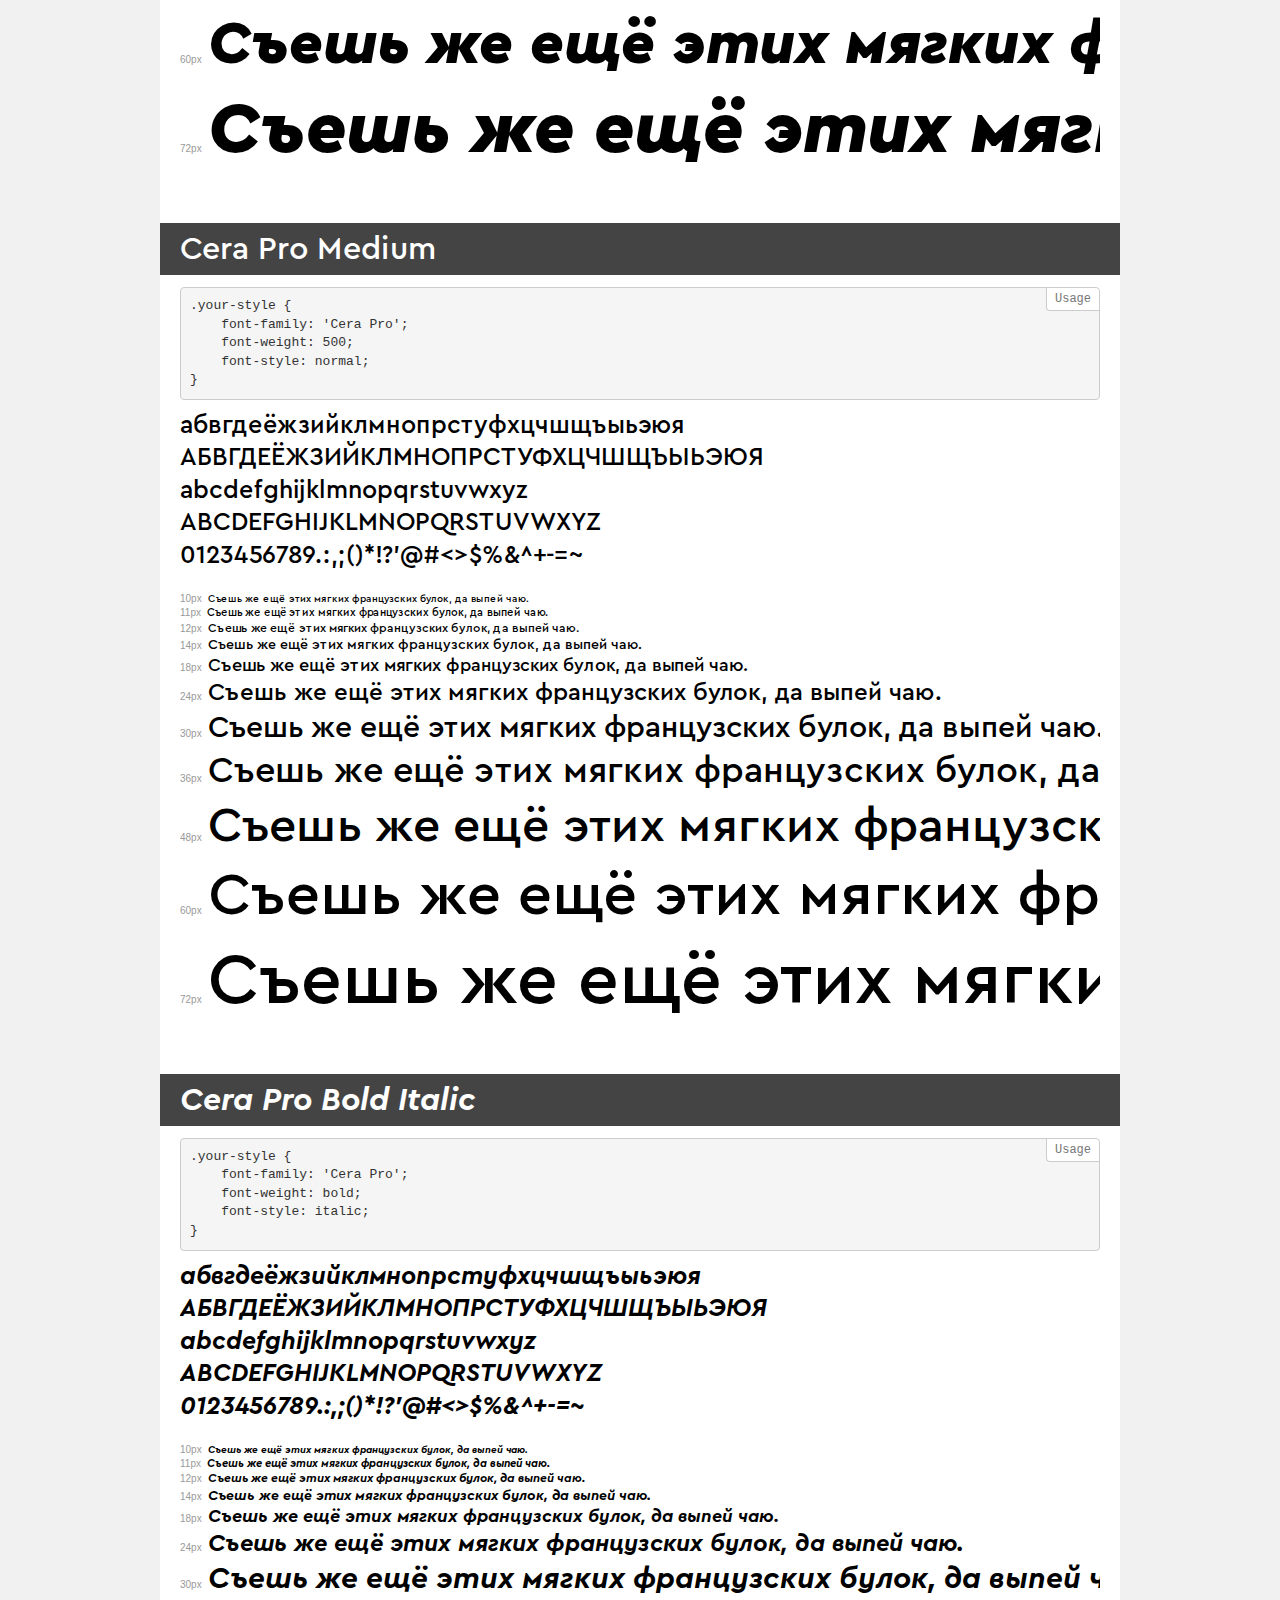
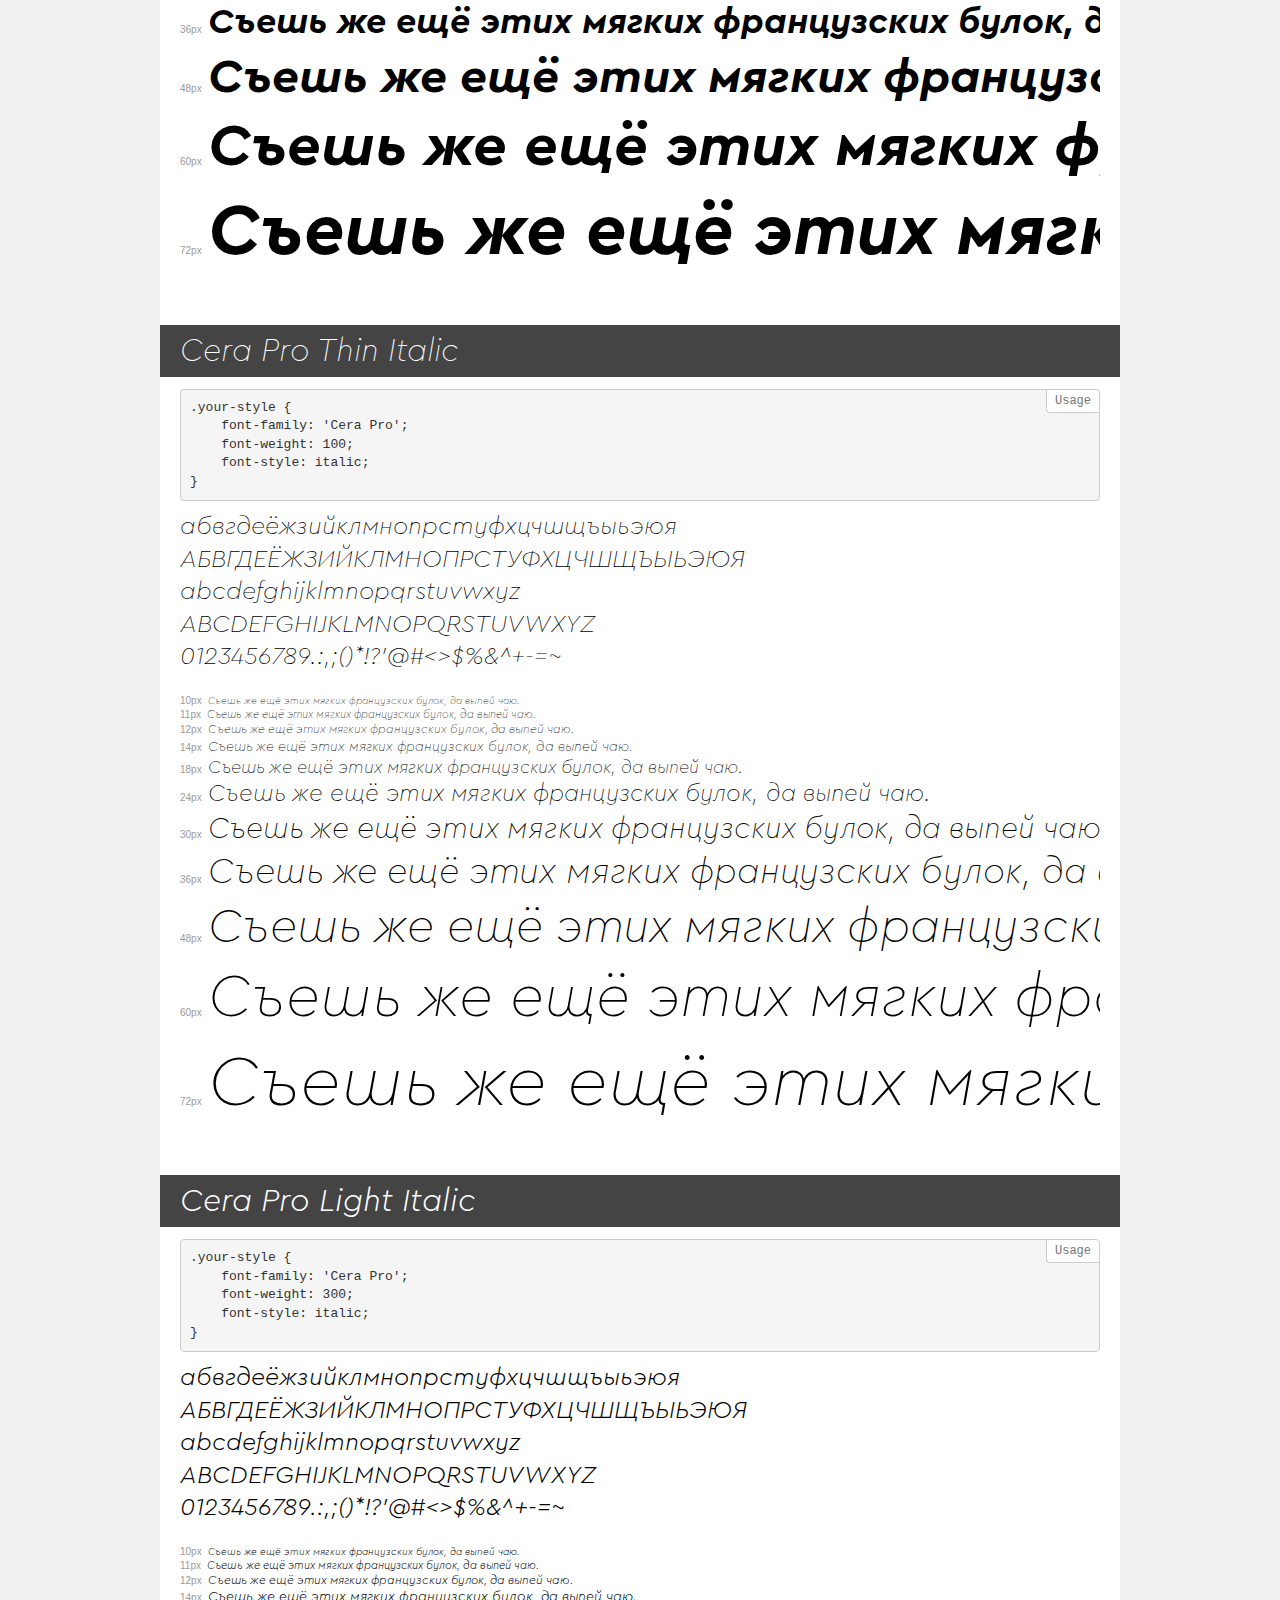
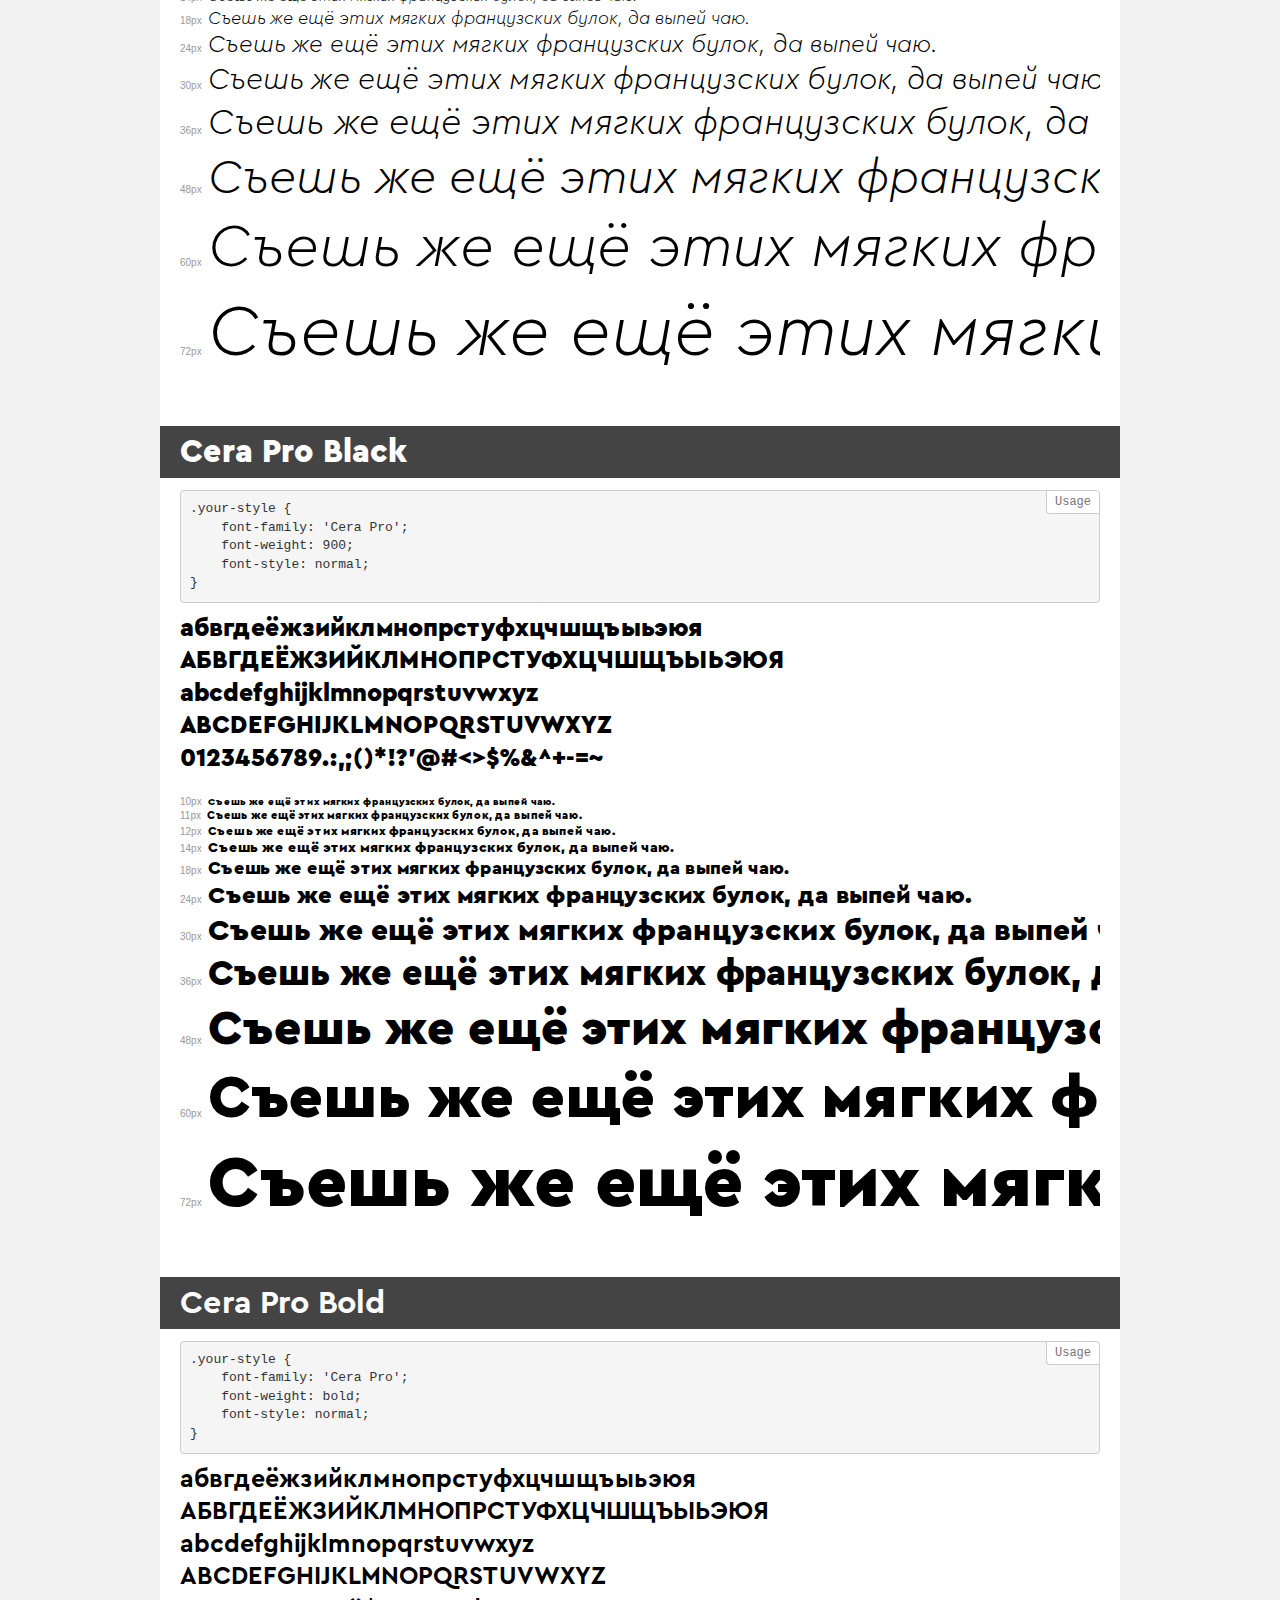
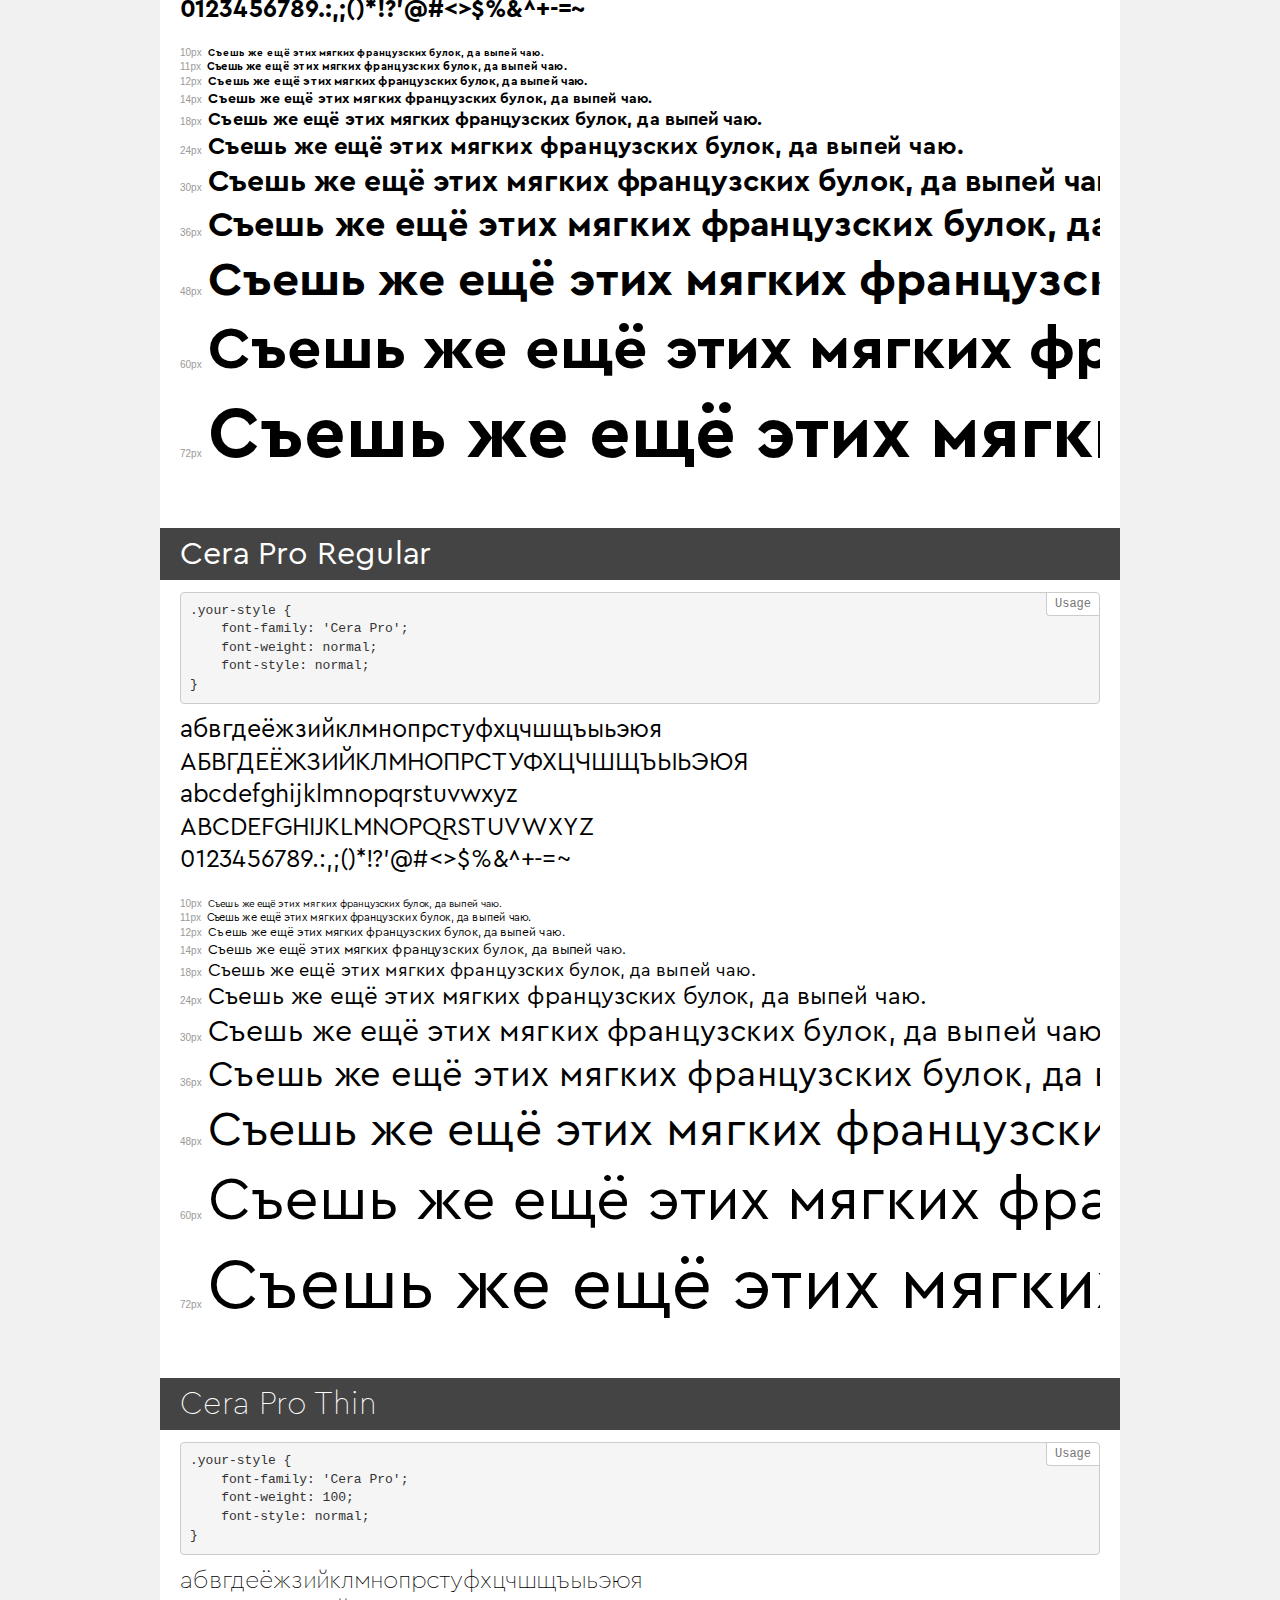
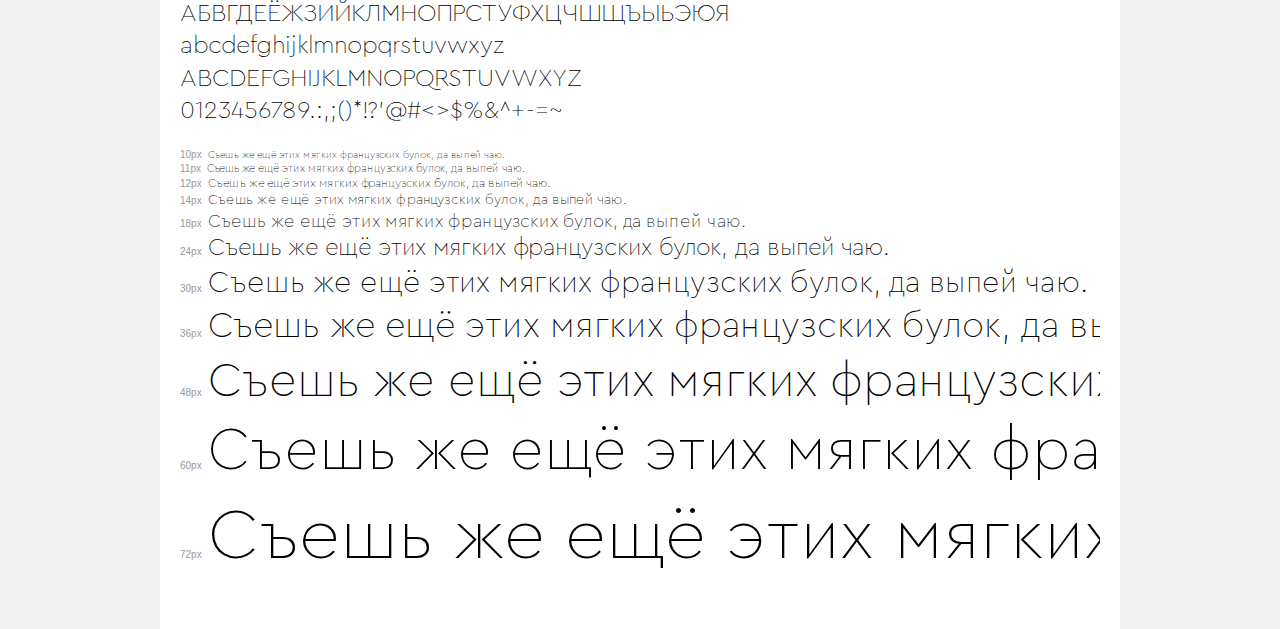
<file: assets/fonts/cera-pro/demo.html>
<!DOCTYPE html>
<html>
<head>
    <meta charset="utf-8">
    <meta http-equiv="X-UA-Compatible" content="IE=edge">
    <meta name="viewport" content="width=device-width, initial-scale=1">
    <meta name="robots" content="noindex, noarchive">
    <meta name="format-detection" content="telephone=no">
    <title>Transfonter demo</title>
    <link href="stylesheet.css" rel="stylesheet">
    <style>
        /*
        http://meyerweb.com/eric/tools/css/reset/
        v2.0 | 20110126
        License: none (public domain)
        */
        html, body, div, span, applet, object, iframe,
        h1, h2, h3, h4, h5, h6, p, blockquote, pre,
        a, abbr, acronym, address, big, cite, code,
        del, dfn, em, img, ins, kbd, q, s, samp,
        small, strike, strong, sub, sup, tt, var,
        b, u, i, center,
        dl, dt, dd, ol, ul, li,
        fieldset, form, label, legend,
        table, caption, tbody, tfoot, thead, tr, th, td,
        article, aside, canvas, details, embed,
        figure, figcaption, footer, header, hgroup,
        menu, nav, output, ruby, section, summary,
        time, mark, audio, video {
            margin: 0;
            padding: 0;
            border: 0;
            font-size: 100%;
            font: inherit;
            vertical-align: baseline;
        }
        /* HTML5 display-role reset for older browsers */
        article, aside, details, figcaption, figure,
        footer, header, hgroup, menu, nav, section {
            display: block;
        }
        body {
            line-height: 1;
        }
        ol, ul {
            list-style: none;
        }
        blockquote, q {
            quotes: none;
        }
        blockquote:before, blockquote:after,
        q:before, q:after {
            content: '';
            content: none;
        }
        table {
            border-collapse: collapse;
            border-spacing: 0;
        }
        /* common styles */
        body {
            background: #f1f1f1;
            color: #000;
        }
        .page {
            background: #fff;
            width: 920px;
            margin: 0 auto;
            padding: 20px 20px 0 20px;
            overflow: hidden;
        }
        .font-container {
            overflow-x: auto;
            overflow-y: hidden;
            margin-bottom: 40px;
            line-height: 1.3;
            white-space: nowrap;
            padding-bottom: 5px;
        }
        h1 {
            position: relative;
            background: #444;
            font-size: 32px;
            color: #fff;
            padding: 10px 20px;
            margin: 0 -20px 12px -20px;
        }
        .letters {
            font-size: 25px;
            margin-bottom: 20px;
        }
        .s10:before {
            content: '10px';
        }
        .s11:before {
            content: '11px';
        }
        .s12:before {
            content: '12px';
        }
        .s14:before {
            content: '14px';
        }
        .s18:before {
            content: '18px';
        }
        .s24:before {
            content: '24px';
        }
        .s30:before {
            content: '30px';
        }
        .s36:before {
            content: '36px';
        }
        .s48:before {
            content: '48px';
        }
        .s60:before {
            content: '60px';
        }
        .s72:before {
            content: '72px';
        }
        .s10:before, .s11:before, .s12:before, .s14:before,
        .s18:before, .s24:before, .s30:before, .s36:before,
        .s48:before, .s60:before, .s72:before {
            font-family: Arial, sans-serif;
            font-size: 10px;
            font-weight: normal;
            font-style: normal;
            color: #999;
            padding-right: 6px;
        }
        pre {
            display: block;
            position: relative;
            padding: 9px;
            margin: 0 0 10px;
            font-family: Monaco, Menlo, Consolas, "Courier New", monospace !important;
            font-size: 13px;
            line-height: 1.428571429;
            color: #333;
            font-weight: normal !important;
            font-style: normal !important;
            background-color: #f5f5f5;
            border: 1px solid #ccc;
            overflow-x: auto;
            border-radius: 4px;
        }
        pre:after {
            display: block;
            position: absolute;
            right: 0;
            top: 0;
            content: 'Usage';
            line-height: 1;
            padding: 5px 8px;
            font-size: 12px;
            color: #767676;
            background-color: #fff;
            border: 1px solid #ccc;
            border-right: none;
            border-top: none;
            border-radius: 0 4px 0 4px;
            z-index: 10;
        }
        /* responsive */
        @media (max-width: 959px) {
            .page {
                width: auto;
                margin: 0;
            }
        }
    </style>
</head>
<body>
<div class="page">
    <div class="demo" style="font-family: 'Cera Pro'; font-weight: 300; font-style: normal;">
        <h1>Cera Pro Light</h1>
        <pre>.your-style {
    font-family: 'Cera Pro';
    font-weight: 300;
    font-style: normal;
}</pre>
        <div class="font-container">
            <p class="letters">
                абвгдеёжзийклмнопрстуфхцчшщъыьэюя<br>
АБВГДЕЁЖЗИЙКЛМНОПРСТУФХЦЧШЩЪЫЬЭЮЯ<br>
abcdefghijklmnopqrstuvwxyz<br>
ABCDEFGHIJKLMNOPQRSTUVWXYZ<br>
                0123456789.:,;()*!?'@#<>$%&^+-=~
            </p>
            <p class="s10" style="font-size: 10px;">Съешь же ещё этих мягких французских булок, да выпей чаю.</p>
            <p class="s11" style="font-size: 11px;">Съешь же ещё этих мягких французских булок, да выпей чаю.</p>
            <p class="s12" style="font-size: 12px;">Съешь же ещё этих мягких французских булок, да выпей чаю.</p>
            <p class="s14" style="font-size: 14px;">Съешь же ещё этих мягких французских булок, да выпей чаю.</p>
            <p class="s18" style="font-size: 18px;">Съешь же ещё этих мягких французских булок, да выпей чаю.</p>
            <p class="s24" style="font-size: 24px;">Съешь же ещё этих мягких французских булок, да выпей чаю.</p>
            <p class="s30" style="font-size: 30px;">Съешь же ещё этих мягких французских булок, да выпей чаю.</p>
            <p class="s36" style="font-size: 36px;">Съешь же ещё этих мягких французских булок, да выпей чаю.</p>
            <p class="s48" style="font-size: 48px;">Съешь же ещё этих мягких французских булок, да выпей чаю.</p>
            <p class="s60" style="font-size: 60px;">Съешь же ещё этих мягких французских булок, да выпей чаю.</p>
            <p class="s72" style="font-size: 72px;">Съешь же ещё этих мягких французских булок, да выпей чаю.</p>
        </div>
    </div>
    <div class="demo" style="font-family: 'Cera Pro'; font-weight: 500; font-style: italic;">
        <h1>Cera Pro Medium Italic</h1>
        <pre>.your-style {
    font-family: 'Cera Pro';
    font-weight: 500;
    font-style: italic;
}</pre>
        <div class="font-container">
            <p class="letters">
                абвгдеёжзийклмнопрстуфхцчшщъыьэюя<br>
АБВГДЕЁЖЗИЙКЛМНОПРСТУФХЦЧШЩЪЫЬЭЮЯ<br>
abcdefghijklmnopqrstuvwxyz<br>
ABCDEFGHIJKLMNOPQRSTUVWXYZ<br>
                0123456789.:,;()*!?'@#<>$%&^+-=~
            </p>
            <p class="s10" style="font-size: 10px;">Съешь же ещё этих мягких французских булок, да выпей чаю.</p>
            <p class="s11" style="font-size: 11px;">Съешь же ещё этих мягких французских булок, да выпей чаю.</p>
            <p class="s12" style="font-size: 12px;">Съешь же ещё этих мягких французских булок, да выпей чаю.</p>
            <p class="s14" style="font-size: 14px;">Съешь же ещё этих мягких французских булок, да выпей чаю.</p>
            <p class="s18" style="font-size: 18px;">Съешь же ещё этих мягких французских булок, да выпей чаю.</p>
            <p class="s24" style="font-size: 24px;">Съешь же ещё этих мягких французских булок, да выпей чаю.</p>
            <p class="s30" style="font-size: 30px;">Съешь же ещё этих мягких французских булок, да выпей чаю.</p>
            <p class="s36" style="font-size: 36px;">Съешь же ещё этих мягких французских булок, да выпей чаю.</p>
            <p class="s48" style="font-size: 48px;">Съешь же ещё этих мягких французских булок, да выпей чаю.</p>
            <p class="s60" style="font-size: 60px;">Съешь же ещё этих мягких французских булок, да выпей чаю.</p>
            <p class="s72" style="font-size: 72px;">Съешь же ещё этих мягких французских булок, да выпей чаю.</p>
        </div>
    </div>
    <div class="demo" style="font-family: 'Cera Pro'; font-weight: normal; font-style: italic;">
        <h1>Cera Pro Regular Italic</h1>
        <pre>.your-style {
    font-family: 'Cera Pro';
    font-weight: normal;
    font-style: italic;
}</pre>
        <div class="font-container">
            <p class="letters">
                абвгдеёжзийклмнопрстуфхцчшщъыьэюя<br>
АБВГДЕЁЖЗИЙКЛМНОПРСТУФХЦЧШЩЪЫЬЭЮЯ<br>
abcdefghijklmnopqrstuvwxyz<br>
ABCDEFGHIJKLMNOPQRSTUVWXYZ<br>
                0123456789.:,;()*!?'@#<>$%&^+-=~
            </p>
            <p class="s10" style="font-size: 10px;">Съешь же ещё этих мягких французских булок, да выпей чаю.</p>
            <p class="s11" style="font-size: 11px;">Съешь же ещё этих мягких французских булок, да выпей чаю.</p>
            <p class="s12" style="font-size: 12px;">Съешь же ещё этих мягких французских булок, да выпей чаю.</p>
            <p class="s14" style="font-size: 14px;">Съешь же ещё этих мягких французских булок, да выпей чаю.</p>
            <p class="s18" style="font-size: 18px;">Съешь же ещё этих мягких французских булок, да выпей чаю.</p>
            <p class="s24" style="font-size: 24px;">Съешь же ещё этих мягких французских булок, да выпей чаю.</p>
            <p class="s30" style="font-size: 30px;">Съешь же ещё этих мягких французских булок, да выпей чаю.</p>
            <p class="s36" style="font-size: 36px;">Съешь же ещё этих мягких французских булок, да выпей чаю.</p>
            <p class="s48" style="font-size: 48px;">Съешь же ещё этих мягких французских булок, да выпей чаю.</p>
            <p class="s60" style="font-size: 60px;">Съешь же ещё этих мягких французских булок, да выпей чаю.</p>
            <p class="s72" style="font-size: 72px;">Съешь же ещё этих мягких французских булок, да выпей чаю.</p>
        </div>
    </div>
    <div class="demo" style="font-family: 'Cera Pro'; font-weight: 900; font-style: italic;">
        <h1>Cera Pro Black Italic</h1>
        <pre>.your-style {
    font-family: 'Cera Pro';
    font-weight: 900;
    font-style: italic;
}</pre>
        <div class="font-container">
            <p class="letters">
                абвгдеёжзийклмнопрстуфхцчшщъыьэюя<br>
АБВГДЕЁЖЗИЙКЛМНОПРСТУФХЦЧШЩЪЫЬЭЮЯ<br>
abcdefghijklmnopqrstuvwxyz<br>
ABCDEFGHIJKLMNOPQRSTUVWXYZ<br>
                0123456789.:,;()*!?'@#<>$%&^+-=~
            </p>
            <p class="s10" style="font-size: 10px;">Съешь же ещё этих мягких французских булок, да выпей чаю.</p>
            <p class="s11" style="font-size: 11px;">Съешь же ещё этих мягких французских булок, да выпей чаю.</p>
            <p class="s12" style="font-size: 12px;">Съешь же ещё этих мягких французских булок, да выпей чаю.</p>
            <p class="s14" style="font-size: 14px;">Съешь же ещё этих мягких французских булок, да выпей чаю.</p>
            <p class="s18" style="font-size: 18px;">Съешь же ещё этих мягких французских булок, да выпей чаю.</p>
            <p class="s24" style="font-size: 24px;">Съешь же ещё этих мягких французских булок, да выпей чаю.</p>
            <p class="s30" style="font-size: 30px;">Съешь же ещё этих мягких французских булок, да выпей чаю.</p>
            <p class="s36" style="font-size: 36px;">Съешь же ещё этих мягких французских булок, да выпей чаю.</p>
            <p class="s48" style="font-size: 48px;">Съешь же ещё этих мягких французских булок, да выпей чаю.</p>
            <p class="s60" style="font-size: 60px;">Съешь же ещё этих мягких французских булок, да выпей чаю.</p>
            <p class="s72" style="font-size: 72px;">Съешь же ещё этих мягких французских булок, да выпей чаю.</p>
        </div>
    </div>
    <div class="demo" style="font-family: 'Cera Pro'; font-weight: 500; font-style: normal;">
        <h1>Cera Pro Medium</h1>
        <pre>.your-style {
    font-family: 'Cera Pro';
    font-weight: 500;
    font-style: normal;
}</pre>
        <div class="font-container">
            <p class="letters">
                абвгдеёжзийклмнопрстуфхцчшщъыьэюя<br>
АБВГДЕЁЖЗИЙКЛМНОПРСТУФХЦЧШЩЪЫЬЭЮЯ<br>
abcdefghijklmnopqrstuvwxyz<br>
ABCDEFGHIJKLMNOPQRSTUVWXYZ<br>
                0123456789.:,;()*!?'@#<>$%&^+-=~
            </p>
            <p class="s10" style="font-size: 10px;">Съешь же ещё этих мягких французских булок, да выпей чаю.</p>
            <p class="s11" style="font-size: 11px;">Съешь же ещё этих мягких французских булок, да выпей чаю.</p>
            <p class="s12" style="font-size: 12px;">Съешь же ещё этих мягких французских булок, да выпей чаю.</p>
            <p class="s14" style="font-size: 14px;">Съешь же ещё этих мягких французских булок, да выпей чаю.</p>
            <p class="s18" style="font-size: 18px;">Съешь же ещё этих мягких французских булок, да выпей чаю.</p>
            <p class="s24" style="font-size: 24px;">Съешь же ещё этих мягких французских булок, да выпей чаю.</p>
            <p class="s30" style="font-size: 30px;">Съешь же ещё этих мягких французских булок, да выпей чаю.</p>
            <p class="s36" style="font-size: 36px;">Съешь же ещё этих мягких французских булок, да выпей чаю.</p>
            <p class="s48" style="font-size: 48px;">Съешь же ещё этих мягких французских булок, да выпей чаю.</p>
            <p class="s60" style="font-size: 60px;">Съешь же ещё этих мягких французских булок, да выпей чаю.</p>
            <p class="s72" style="font-size: 72px;">Съешь же ещё этих мягких французских булок, да выпей чаю.</p>
        </div>
    </div>
    <div class="demo" style="font-family: 'Cera Pro'; font-weight: bold; font-style: italic;">
        <h1>Cera Pro Bold Italic</h1>
        <pre>.your-style {
    font-family: 'Cera Pro';
    font-weight: bold;
    font-style: italic;
}</pre>
        <div class="font-container">
            <p class="letters">
                абвгдеёжзийклмнопрстуфхцчшщъыьэюя<br>
АБВГДЕЁЖЗИЙКЛМНОПРСТУФХЦЧШЩЪЫЬЭЮЯ<br>
abcdefghijklmnopqrstuvwxyz<br>
ABCDEFGHIJKLMNOPQRSTUVWXYZ<br>
                0123456789.:,;()*!?'@#<>$%&^+-=~
            </p>
            <p class="s10" style="font-size: 10px;">Съешь же ещё этих мягких французских булок, да выпей чаю.</p>
            <p class="s11" style="font-size: 11px;">Съешь же ещё этих мягких французских булок, да выпей чаю.</p>
            <p class="s12" style="font-size: 12px;">Съешь же ещё этих мягких французских булок, да выпей чаю.</p>
            <p class="s14" style="font-size: 14px;">Съешь же ещё этих мягких французских булок, да выпей чаю.</p>
            <p class="s18" style="font-size: 18px;">Съешь же ещё этих мягких французских булок, да выпей чаю.</p>
            <p class="s24" style="font-size: 24px;">Съешь же ещё этих мягких французских булок, да выпей чаю.</p>
            <p class="s30" style="font-size: 30px;">Съешь же ещё этих мягких французских булок, да выпей чаю.</p>
            <p class="s36" style="font-size: 36px;">Съешь же ещё этих мягких французских булок, да выпей чаю.</p>
            <p class="s48" style="font-size: 48px;">Съешь же ещё этих мягких французских булок, да выпей чаю.</p>
            <p class="s60" style="font-size: 60px;">Съешь же ещё этих мягких французских булок, да выпей чаю.</p>
            <p class="s72" style="font-size: 72px;">Съешь же ещё этих мягких французских булок, да выпей чаю.</p>
        </div>
    </div>
    <div class="demo" style="font-family: 'Cera Pro'; font-weight: 100; font-style: italic;">
        <h1>Cera Pro Thin Italic</h1>
        <pre>.your-style {
    font-family: 'Cera Pro';
    font-weight: 100;
    font-style: italic;
}</pre>
        <div class="font-container">
            <p class="letters">
                абвгдеёжзийклмнопрстуфхцчшщъыьэюя<br>
АБВГДЕЁЖЗИЙКЛМНОПРСТУФХЦЧШЩЪЫЬЭЮЯ<br>
abcdefghijklmnopqrstuvwxyz<br>
ABCDEFGHIJKLMNOPQRSTUVWXYZ<br>
                0123456789.:,;()*!?'@#<>$%&^+-=~
            </p>
            <p class="s10" style="font-size: 10px;">Съешь же ещё этих мягких французских булок, да выпей чаю.</p>
            <p class="s11" style="font-size: 11px;">Съешь же ещё этих мягких французских булок, да выпей чаю.</p>
            <p class="s12" style="font-size: 12px;">Съешь же ещё этих мягких французских булок, да выпей чаю.</p>
            <p class="s14" style="font-size: 14px;">Съешь же ещё этих мягких французских булок, да выпей чаю.</p>
            <p class="s18" style="font-size: 18px;">Съешь же ещё этих мягких французских булок, да выпей чаю.</p>
            <p class="s24" style="font-size: 24px;">Съешь же ещё этих мягких французских булок, да выпей чаю.</p>
            <p class="s30" style="font-size: 30px;">Съешь же ещё этих мягких французских булок, да выпей чаю.</p>
            <p class="s36" style="font-size: 36px;">Съешь же ещё этих мягких французских булок, да выпей чаю.</p>
            <p class="s48" style="font-size: 48px;">Съешь же ещё этих мягких французских булок, да выпей чаю.</p>
            <p class="s60" style="font-size: 60px;">Съешь же ещё этих мягких французских булок, да выпей чаю.</p>
            <p class="s72" style="font-size: 72px;">Съешь же ещё этих мягких французских булок, да выпей чаю.</p>
        </div>
    </div>
    <div class="demo" style="font-family: 'Cera Pro'; font-weight: 300; font-style: italic;">
        <h1>Cera Pro Light Italic</h1>
        <pre>.your-style {
    font-family: 'Cera Pro';
    font-weight: 300;
    font-style: italic;
}</pre>
        <div class="font-container">
            <p class="letters">
                абвгдеёжзийклмнопрстуфхцчшщъыьэюя<br>
АБВГДЕЁЖЗИЙКЛМНОПРСТУФХЦЧШЩЪЫЬЭЮЯ<br>
abcdefghijklmnopqrstuvwxyz<br>
ABCDEFGHIJKLMNOPQRSTUVWXYZ<br>
                0123456789.:,;()*!?'@#<>$%&^+-=~
            </p>
            <p class="s10" style="font-size: 10px;">Съешь же ещё этих мягких французских булок, да выпей чаю.</p>
            <p class="s11" style="font-size: 11px;">Съешь же ещё этих мягких французских булок, да выпей чаю.</p>
            <p class="s12" style="font-size: 12px;">Съешь же ещё этих мягких французских булок, да выпей чаю.</p>
            <p class="s14" style="font-size: 14px;">Съешь же ещё этих мягких французских булок, да выпей чаю.</p>
            <p class="s18" style="font-size: 18px;">Съешь же ещё этих мягких французских булок, да выпей чаю.</p>
            <p class="s24" style="font-size: 24px;">Съешь же ещё этих мягких французских булок, да выпей чаю.</p>
            <p class="s30" style="font-size: 30px;">Съешь же ещё этих мягких французских булок, да выпей чаю.</p>
            <p class="s36" style="font-size: 36px;">Съешь же ещё этих мягких французских булок, да выпей чаю.</p>
            <p class="s48" style="font-size: 48px;">Съешь же ещё этих мягких французских булок, да выпей чаю.</p>
            <p class="s60" style="font-size: 60px;">Съешь же ещё этих мягких французских булок, да выпей чаю.</p>
            <p class="s72" style="font-size: 72px;">Съешь же ещё этих мягких французских булок, да выпей чаю.</p>
        </div>
    </div>
    <div class="demo" style="font-family: 'Cera Pro'; font-weight: 900; font-style: normal;">
        <h1>Cera Pro Black</h1>
        <pre>.your-style {
    font-family: 'Cera Pro';
    font-weight: 900;
    font-style: normal;
}</pre>
        <div class="font-container">
            <p class="letters">
                абвгдеёжзийклмнопрстуфхцчшщъыьэюя<br>
АБВГДЕЁЖЗИЙКЛМНОПРСТУФХЦЧШЩЪЫЬЭЮЯ<br>
abcdefghijklmnopqrstuvwxyz<br>
ABCDEFGHIJKLMNOPQRSTUVWXYZ<br>
                0123456789.:,;()*!?'@#<>$%&^+-=~
            </p>
            <p class="s10" style="font-size: 10px;">Съешь же ещё этих мягких французских булок, да выпей чаю.</p>
            <p class="s11" style="font-size: 11px;">Съешь же ещё этих мягких французских булок, да выпей чаю.</p>
            <p class="s12" style="font-size: 12px;">Съешь же ещё этих мягких французских булок, да выпей чаю.</p>
            <p class="s14" style="font-size: 14px;">Съешь же ещё этих мягких французских булок, да выпей чаю.</p>
            <p class="s18" style="font-size: 18px;">Съешь же ещё этих мягких французских булок, да выпей чаю.</p>
            <p class="s24" style="font-size: 24px;">Съешь же ещё этих мягких французских булок, да выпей чаю.</p>
            <p class="s30" style="font-size: 30px;">Съешь же ещё этих мягких французских булок, да выпей чаю.</p>
            <p class="s36" style="font-size: 36px;">Съешь же ещё этих мягких французских булок, да выпей чаю.</p>
            <p class="s48" style="font-size: 48px;">Съешь же ещё этих мягких французских булок, да выпей чаю.</p>
            <p class="s60" style="font-size: 60px;">Съешь же ещё этих мягких французских булок, да выпей чаю.</p>
            <p class="s72" style="font-size: 72px;">Съешь же ещё этих мягких французских булок, да выпей чаю.</p>
        </div>
    </div>
    <div class="demo" style="font-family: 'Cera Pro'; font-weight: bold; font-style: normal;">
        <h1>Cera Pro Bold</h1>
        <pre>.your-style {
    font-family: 'Cera Pro';
    font-weight: bold;
    font-style: normal;
}</pre>
        <div class="font-container">
            <p class="letters">
                абвгдеёжзийклмнопрстуфхцчшщъыьэюя<br>
АБВГДЕЁЖЗИЙКЛМНОПРСТУФХЦЧШЩЪЫЬЭЮЯ<br>
abcdefghijklmnopqrstuvwxyz<br>
ABCDEFGHIJKLMNOPQRSTUVWXYZ<br>
                0123456789.:,;()*!?'@#<>$%&^+-=~
            </p>
            <p class="s10" style="font-size: 10px;">Съешь же ещё этих мягких французских булок, да выпей чаю.</p>
            <p class="s11" style="font-size: 11px;">Съешь же ещё этих мягких французских булок, да выпей чаю.</p>
            <p class="s12" style="font-size: 12px;">Съешь же ещё этих мягких французских булок, да выпей чаю.</p>
            <p class="s14" style="font-size: 14px;">Съешь же ещё этих мягких французских булок, да выпей чаю.</p>
            <p class="s18" style="font-size: 18px;">Съешь же ещё этих мягких французских булок, да выпей чаю.</p>
            <p class="s24" style="font-size: 24px;">Съешь же ещё этих мягких французских булок, да выпей чаю.</p>
            <p class="s30" style="font-size: 30px;">Съешь же ещё этих мягких французских булок, да выпей чаю.</p>
            <p class="s36" style="font-size: 36px;">Съешь же ещё этих мягких французских булок, да выпей чаю.</p>
            <p class="s48" style="font-size: 48px;">Съешь же ещё этих мягких французских булок, да выпей чаю.</p>
            <p class="s60" style="font-size: 60px;">Съешь же ещё этих мягких французских булок, да выпей чаю.</p>
            <p class="s72" style="font-size: 72px;">Съешь же ещё этих мягких французских булок, да выпей чаю.</p>
        </div>
    </div>
    <div class="demo" style="font-family: 'Cera Pro'; font-weight: normal; font-style: normal;">
        <h1>Cera Pro Regular</h1>
        <pre>.your-style {
    font-family: 'Cera Pro';
    font-weight: normal;
    font-style: normal;
}</pre>
        <div class="font-container">
            <p class="letters">
                абвгдеёжзийклмнопрстуфхцчшщъыьэюя<br>
АБВГДЕЁЖЗИЙКЛМНОПРСТУФХЦЧШЩЪЫЬЭЮЯ<br>
abcdefghijklmnopqrstuvwxyz<br>
ABCDEFGHIJKLMNOPQRSTUVWXYZ<br>
                0123456789.:,;()*!?'@#<>$%&^+-=~
            </p>
            <p class="s10" style="font-size: 10px;">Съешь же ещё этих мягких французских булок, да выпей чаю.</p>
            <p class="s11" style="font-size: 11px;">Съешь же ещё этих мягких французских булок, да выпей чаю.</p>
            <p class="s12" style="font-size: 12px;">Съешь же ещё этих мягких французских булок, да выпей чаю.</p>
            <p class="s14" style="font-size: 14px;">Съешь же ещё этих мягких французских булок, да выпей чаю.</p>
            <p class="s18" style="font-size: 18px;">Съешь же ещё этих мягких французских булок, да выпей чаю.</p>
            <p class="s24" style="font-size: 24px;">Съешь же ещё этих мягких французских булок, да выпей чаю.</p>
            <p class="s30" style="font-size: 30px;">Съешь же ещё этих мягких французских булок, да выпей чаю.</p>
            <p class="s36" style="font-size: 36px;">Съешь же ещё этих мягких французских булок, да выпей чаю.</p>
            <p class="s48" style="font-size: 48px;">Съешь же ещё этих мягких французских булок, да выпей чаю.</p>
            <p class="s60" style="font-size: 60px;">Съешь же ещё этих мягких французских булок, да выпей чаю.</p>
            <p class="s72" style="font-size: 72px;">Съешь же ещё этих мягких французских булок, да выпей чаю.</p>
        </div>
    </div>
    <div class="demo" style="font-family: 'Cera Pro'; font-weight: 100; font-style: normal;">
        <h1>Cera Pro Thin</h1>
        <pre>.your-style {
    font-family: 'Cera Pro';
    font-weight: 100;
    font-style: normal;
}</pre>
        <div class="font-container">
            <p class="letters">
                абвгдеёжзийклмнопрстуфхцчшщъыьэюя<br>
АБВГДЕЁЖЗИЙКЛМНОПРСТУФХЦЧШЩЪЫЬЭЮЯ<br>
abcdefghijklmnopqrstuvwxyz<br>
ABCDEFGHIJKLMNOPQRSTUVWXYZ<br>
                0123456789.:,;()*!?'@#<>$%&^+-=~
            </p>
            <p class="s10" style="font-size: 10px;">Съешь же ещё этих мягких французских булок, да выпей чаю.</p>
            <p class="s11" style="font-size: 11px;">Съешь же ещё этих мягких французских булок, да выпей чаю.</p>
            <p class="s12" style="font-size: 12px;">Съешь же ещё этих мягких французских булок, да выпей чаю.</p>
            <p class="s14" style="font-size: 14px;">Съешь же ещё этих мягких французских булок, да выпей чаю.</p>
            <p class="s18" style="font-size: 18px;">Съешь же ещё этих мягких французских булок, да выпей чаю.</p>
            <p class="s24" style="font-size: 24px;">Съешь же ещё этих мягких французских булок, да выпей чаю.</p>
            <p class="s30" style="font-size: 30px;">Съешь же ещё этих мягких французских булок, да выпей чаю.</p>
            <p class="s36" style="font-size: 36px;">Съешь же ещё этих мягких французских булок, да выпей чаю.</p>
            <p class="s48" style="font-size: 48px;">Съешь же ещё этих мягких французских булок, да выпей чаю.</p>
            <p class="s60" style="font-size: 60px;">Съешь же ещё этих мягких французских булок, да выпей чаю.</p>
            <p class="s72" style="font-size: 72px;">Съешь же ещё этих мягких французских булок, да выпей чаю.</p>
        </div>
    </div>
</div>
</body>
</html>
</file>
<file: style-index.css>
/*@import url("style-card.css");*/

@import url("style-shopping-cart.css");

@font-face {
    font-weight: 300; 
    font-family: Cera Pro;
    src: url("assets/fonts/cera-pro/CeraPro-Light.ttf")
}

@font-face {
    font-weight: 400; 
    font-family: Cera Pro;
    src: url("assets/fonts/cera-pro/CeraPro-Regular.ttf")
}

@font-face {
    font-weight: 500; 
    font-family: Cera Pro;
    src: url("assets/fonts/cera-pro/CeraPro-Medium.ttf")
}

@font-face {
    font-weight: 600; 
    font-family: Cera Pro;
    src: url("assets/fonts/cera-pro/CeraPro-Bold.ttf")
}

@font-face {
    font-weight: 800; 
    font-family: Cera Pro;
    src: url("assets/fonts/cera-pro/CeraPro-Black.ttf")
}

@font-face {
    src: url("assets/fonts/cera-pro/CeraPro-Regular.woff2");
    font-family: 'CeraPro-Regular';
}

@font-face {
    src: url("assets/fonts/cera-pro/CeraPro-Bold.woff2");
    font-family: 'CeraPro-Bold';
}

@font-face {
    src: url("assets/fonts/cera-pro/CeraPro-Medium.woff2");
    font-family: 'CeraPro-Medium';
}

body {
    width: 90%;
    margin: 0 auto; 
}

.header__menu, .header__menu * {
    height: 100%;
    display: flex;
}

.btn {
    display: flex;
    align-items: center;
    justify-content: center;
    background-color: #46A358;
    color: #FFFFFF;
    border: none;
}

button:hover {
    background: #3a8649;
}

.welcome {
    display: flex;
    font-family: Cera Pro;
    color: #3D3D3D;
    background-color: #FBFBFB;
}

.welcome_text {
    width: 55%;
    padding: 80px 50px 80px 50px;
}

.big_welcome {
    font-size: 4vw;
    font-weight: 800;
    margin: 0;
}

.welcome__big-img > img {
    width: 100%;
}

.welcome__btn {
    border: 0px;
    height: 40px;
    width: 140px;
    color: #ffffff;
    background: #46A358;
    border-radius: 5px;
    margin-left: 0px;
    font-size: 16px;
    font-family: 'Cera Pro';
    font-weight: 500;
    box-shadow: rgba(100, 100, 111, 0.2) 0px 7px 29px 0px;
    margin-top: 10px;
}

.welcome__btn:hover {
    background: #3a8649;
}

aside {
    float: left;
    background-color: #FBFBFB;
    font-family: 'Cera Pro';
    max-width: 25%;
    margin-top: 50px;
    margin-right: 50px;
    color: #3D3D3D;
}

aside > h1 {
    margin-left: 15px;
}

aside p {
    margin-left: 30px;
}

.aside__a:hover {
    color: #46A358;
}

.range_img > img {width: 100%;}

button {
    font-family: 'Cera Pro';
    color: #ffffff;
    background: #46A358;
    border: #46A358;
}

aside button {
    margin-left: 30px;
    border-radius: 6px;
    width: 90px;
    height: 35px;
    font-weight: 600;
}

.aside__banner img {
    width: 100%;
}

.aside__nav {
    padding: 0px 30px 10px;
}

.aside__nav a {
    font-size: 15px;
    margin-bottom: 20px;
}

.h1_index {
    font-size: 30px;
}

#nav_items {
    margin-top: 40px;
    font-family: 'Cera Pro';
    font-size: 17px;
    display: flex;
    align-items: baseline;
    color: #3D3D3D;
    justify-content: space-between;
}

#items_menu {
    display: flex;
    font-size: 17px;
    gap: 40px;
    align-items: baseline;
}

.nav_items-link {
    font-size: 17px;
}

.nav_items-link--active {
    display: block;
    font-weight: 600;
    color: #46A358;
    border-bottom: 2px solid #46A358;
}

.nav_items-link:hover {
    font-weight: 600;
    color: #46A358;
}

#sort {
    display: flex;
    align-items: baseline;
}

#sort > img {
    width: 16px;
    height: 16px;
    margin-left: 7px;
}

#items {
    display: flex;
    font-family: 'Cera Pro';
    flex-wrap: wrap;
    justify-content: space-between;
    margin-top: 10px;
}

.item {
    width: 258px;
    margin-top: 30px;
}

.item p {
    margin-top: 0px;
}

.price {margin-top: 0px;}

.item_img {
    background-color: #FBFBFB;
    height: 300px;
    width: 258px;
    display: flex;
    justify-content: center;
    align-items: center;
}

.item_img:hover {
    border-top: 2px solid #46A358;
    background: #e1f9e2;
    opacity: 1;
}

.item__a {
    margin-top: 5px;
}

.pages {
    height: 35px;
    display: flex;
    gap: 10px;
    margin-top: 30px;
    margin-bottom: 60px;
    display: flex;
    justify-content: end;
    width: 100%;
}

#green_square {
    height: 35px;
    width: 35px;
    border-radius: 5px;
    border-style: solid;
    border: #46A358;
    background-color: #46A358;
    font-family: 'Cera Pro';
    font-weight: 500;
    font-size: 18px;
    color: #ffffff;
}

#green_square > a {
    font-family: 'Cera Pro';
    font-weight: 500;
    color: #ffffff;
}

.square {
    height: 35px;
    width: 35px;
    border: #E5E5E5;
    border-radius: 5px;
    border-style: solid;
    border-width: 1px;
    text-align: center;
    font-size: 18px;
    font-family: 'Cera Pro';
    color: #3D3D3D;
}

.square > a {
    color: #3D3D3D;
}

.square:hover {
    border:#46A358;
    border-radius: 5px;
    border-style: solid;
    border-width: 2px;
}

#green_square, .square {
    display: flex;
    justify-content: center;
    align-items: center;
}

#blog {
    font-family: 'Cera Pro';
    color: #3D3D3D;
    text-align: center;
    margin-top: 30px;
}

.price {
    color: #46A358;
    font-weight: 600;
}

.blog__posts {
    display: flex;
    flex-wrap: wrap;
    font-family: 'Cera Pro';
    font-weight: 400;
    margin-bottom: 100px;
    justify-content: space-between;
    margin-top: 20px;
}

.blog > h1 {
    text-align: center;
}

.posts p {
    font-size: 14px;
}

.post {
    display: block;
    width: 268px;
    background-color: #FBFBFB;
    text-align: left;
    margin-bottom: 25px;
} 

.post__link > img {
    width: 100%;
}

.post__link > img:hover {
    border: 2px solid #46A358;
}

.find_more {
    display: flex;
    justify-content: space-around;
    margin-bottom: 100px;
    flex-wrap: wrap;
}

.blog__more {
    display: flex;
    align-items: center;
    grid-template-columns: 1fr 2fr;
    grid-template-rows: 1fr 5fr;
    font-family: 'Cera Pro';
    color: #3D3D3D;
}

.blog__more > a {
    display: flex;
    align-items: center;
    margin-left: 5px;
}

.blog__more > a:hover {color: #46A358;}

.find_more__info {
    display: grid;
    align-items: center;
    width: 500px;
    grid-template-columns: 1fr 2fr;
    grid-template-rows: 1fr 5fr;
    font-family: 'Cera Pro';
    color: #3D3D3D;
}

.more a {
    font-size: 14px;
    display: block;
    width: 75px;
    height: 16px;

}

.more__about > h2 {
font-size: 22px;
}

.more__grey-area {
    grid-column: 1 / 3;
    grid-row: 2 / 3;
    background-color: #FBFBFB;
    height: 300px;
}

.more__img {
    grid-column: 1 / 2;
    grid-row: 1 / 3;
}

.more__about {
    grid-column: 2 / 3;
    grid-row: 2 / 3;
    /*width: 250px;*/
    text-align: right;
    padding-right: 40px;
}

.read {
    padding: 0px 12px 12px 12px;
}

.green_text {
    color: #46A358;
    font-weight: 500;
}

a {
    text-decoration: none;
    color: #3D3D3D;
    font-weight: 400;
    /*display: block;*/
}

.aside__a {display: block;}

h2 {
    /*margin-bottom: 10px;*/
    font-size: 17px;
}


/*Далее всё относится к футеру*/

footer {
    background-color: #FBFBFB;
    padding-top: 20px;
    height: 610px;
    display: grid;
    grid-template-columns: 1fr 1fr 1fr 1.8fr;
    grid-template-rows: 2.5fr 1fr 2.5fr;
    font-family: 'Cera Pro';
    font-size: 14px;
    color: rgba(61, 61, 61, 1);
}

.footer__flovers_1 {
    grid-column: 1 / 2;
    grid-row: 1 / 2;
    margin-left: 20px;
    margin-right: 30px;
    justify-items: center;
}

.footer__vert-line {
    grid-column: 2 / 3;
    grid-row: 1 / 2;
}

.footer__vert-line_1 {
    grid-column: 3 / 4;
    grid-row: 1 / 2;
}

.footer__flovers_2 {
    grid-column: 2 / 3;
    grid-row: 1 / 2;
    margin-left: 30px;
    margin-right: 30px;
}

.footer__flovers_3 {
    grid-column: 3 / 4;
    grid-row: 1 / 2;
    margin-left: 30px;
    margin-right: 50px;
}

.footer__subscribe {
    grid-column: 4 / 5;
    grid-row: 1 / 2;
    margin-right: 30px;
    margin-bottom: 20px;
}

.footer__email {
    display: flex;
    justify-items: center;
}

.footer__form {
    display: flex;
    justify-items: center;
}

.footer__send {
    height: 40px;
    width: 239px;
    border: 0cm;
    border-radius: 5px 0px 0px 5px;
    margin-top: 10px;
    box-shadow: rgba(100, 100, 111, 0.2) 0px 7px 29px 0px;
    z-index: 1;
}

.footer__email-button {
    display: inline-block;
    border: 0px;
    height: 40px;
    width: 80px;
    color: #ffffff;
    background: #46A358;
    border-radius: 0px 5px 5px 0px;
    margin-left: 0px;
    font-size: 18px;
    font-family: 'Cera Pro';
    font-weight: 600;
    box-shadow: rgba(100, 100, 111, 0.2) 0px 7px 29px 0px;
    margin-top: 10px;
}


.footer__contacts {
    grid-row: 2 / 3;
    grid-column: 1 / 5;
    display: flex;
    background-color: rgba(70, 163, 88, 0.1);
    justify-content: flex-start;
    align-items: center;
    color: #3D3D3D;
    border-top: 1.5px solid #85c192b9;
    border-bottom: 1.5px solid #85c192b9;
}

.logo_index img {
    width: 150px;
    height: 34.3px;
    margin-left: 20px;
    margin-right: 100px;
}

.footer__contacts-contact {
    display: flex;
    align-items: center;
    margin-right: 80px;
}

.footer__contacts-contact-img {
    width: 20px;
    margin-right: 10px;
}

.footer__myaccount {
    grid-row: 3 / 4;
    grid-column: 1 / 2;
    margin-left: 20px;
    margin-top: 30px;
}

.footer__myaccount h2 {
    margin-bottom: 10px;
}

.footer__myaccount a, .footer__help a, .footer__categories a {
    margin-top: 10px;
}

.footer__help {
    grid-row: 3 / 4;
    grid-column: 2 / 3;
    margin-left: 20px;
    margin-top: 30px;
}

.footer__categories {
    grid-row: 3 / 4;
    grid-column: 3 / 4;
    margin-left: 20px;
    margin-top: 30px;
}

.footer__social {
    grid-row: 3 / 4;
    grid-column: 4 / 5;
    margin-left: 20px;
    margin-top: 30px;
}



/*Далее медиазапросы*/


@media (min-width: 1800px) {

body {
    max-width: 1199px;
}
}

@media (max-width: 900px) {
    .header {
        padding: 10px 20px;
    }

    .header__nav {
        display: none;
    }

    .header__login-cart {
        gap: 10px;
    }

    .header__title {
        font-size: 20px;
    }

    .product-page {
        padding: 15px 20px;
        flex-direction: column;
    }

    .product-details {
        max-width: 100%;
        margin-left: 0;
    }

    .related-products__list {
        gap: 10px;
    }

    .welcome_text {
        width: 65%;
        padding: 80px 50px 80px 50px;
    }
    
    .welcome__big-img {
        display: flex;
        align-items: center;
    
    }
    
    .welcome__big-img > img {
        width: 100%;
    }
    
    aside > h1 {
        font-size: 24px;
    }
    
    .items {
        justify-content: space-around;
    }
    
    .item {
        width: 158px;
        /*height: 200px;*/
        margin-top: 30px;
    }
    
    .item_img img {width: 150px;}
    
    .item_img {
        background-color: #FBFBFB;
        width: 158px;
        height: 200px;
    }
    
    .pages {
        margin-bottom: 50px;
    }
    
    .blog__posts {
        margin-bottom: 50px}
    
    footer {
        grid-template-columns: 1fr 1fr 1fr;
        grid-template-rows: 1fr 1fr 1fr 1fr 1fr 1fr;
        height: 960px;
    }

    .footer__subscribe {
        grid-column: 1 / 4;
        grid-row: 2 / 3;
        margin-left: 20px;
        margin-top: 15px;
    }
    
    .footer__contacts {
        grid-row: 3 / 4;
        grid-column: 1 / 4;
        display: flex;
        flex-wrap: wrap;
        height: 80px;
        justify-content: space-around;
    }
    
    .footer__myaccount {
        grid-row: 4 / 5;
        grid-column: 1 / 2;
    }
    
    .footer__help {
        grid-row: 4 / 5;
        grid-column: 2 / 3;
    }
    
    .footer__categories {
        grid-row: 4 / 5;
        grid-column: 3 / 4;
    }
    
    .footer__social {
        grid-row: 5 / 6;
        grid-column: 1 / 3;
    }
}


@media (max-width: 760px) {
    .welcome_text {
        width: 55%;
        padding: 40px 50px 50px 50px;
    }

    .find_more {
        margin-bottom: 50px;
    }

}



@media (max-width: 600px) {
    aside {display: none;}

    .welcome_text {
        width: 55%;
        padding: 40px 50px 50px 50px;
    }

    .post {
        width: 240px;
        margin-bottom: 25px;
    } 

    .find_more {
        margin-bottom: 50px;
    }

    .footer__contacts {height: 110px;}

}




@media (max-width: 560px) {
    aside {display: none;}

}


@media (max-width: 535px) {

    .blog__posts {
        display: flex;
        justify-content: center;
    }

    .post {width: 80%;}
    .footer__contacts {
        height: 130px;
        width: 100%;
    }
}

@media (min-width: 501px) {
    .welcome_mobile, .nav_mobile {
        display: none !important; 
    }

    .form_mobile {display: none;}
}





@media (max-width: 500px) {

.form_mobile {
    display: flex;
    align-items: center;
    margin-top: 35px;
    height: 45px;
    margin-bottom: 20px;
}

.form_mobile__input {
    height: 45px;
    width: 84%;
    border-radius: 10px;
    border: 0;
    background: #F8F8F8 url('assets/icons/Search1.svg') no-repeat 5px 12px;
    color: #A5A5A5;
}

.form_mobile__btn {
    height: 45px;
    width: 45px;
    border-radius: 10px;
    background: #46A358;
    background-image: linear-gradient(0.25turn, #67bd78, #46A358);
    border: 0;
    margin-left: 10px;
}

.welcome_mobile {
    border-radius: 20px;
    background-image: linear-gradient(0.25turn, #9ce09d, #aef5f2);
    font-family: 'Cera Pro';
    display: flex;
    padding: 20px 0px 20px 20px;
}

.welcome_mobile__text {
    width: 65%;
}

.welcome_mobile__text > h2 {
    font-size: 16px;
    font-weight: 600;
    margin-top: 0;
}

.mobile__big_welcome {
    font-size: 24px;
    font-weight: 800;
    margin: 0;
}

.welcome_mobile__img > img {
    width: 100%;
}

.welcome_mobile__link {
    display: flex;
    align-items: center;
}

.welcome_mobile__link > a {
    font-weight: 600;
    color: #46A358;
}

.welcome_mobile__link > img {
    margin-left: 10px;
}

.welcome, aside, .footer__flovers_1, .footer__flovers_2, .footer__flovers_3, .footer__vert-line, .footer__vert-line_1, #sort, aside, .footer__myaccount, .footer__help, .footer__categories {display: none;}

.items {
    display: flex;
    justify-content: center;
    margin-top: 10px;
}

.item {
    width: 50%;
    display: flex;
    flex-wrap: wrap;
    justify-content: center;
    margin-top: 0px;
}

.item__a {
    margin-top: 5px;
    width: 180px;
    align-items: center;
    text-align: center;
}

.item_img {
    border-radius: 20px;
}

.pages {
    width: 100%;
    justify-content: center;
    margin-bottom: 10px;
}

.blog__posts {
    display: flex;
    justify-content: center;
}

.post {
    width: 70%;
    border-radius: 20px;
}

.post__link > img {
    border-radius: 20px 20px 0 0;
}

.find_more {
    width: 100%;
    justify-content: center;
} 

.find_more__info {
    width: 400px;
}

.more__grey-area {
    width: 100%;
    border-radius: 20px;
}

.more__img {
    width: 110%;
}

.more__img > img {
    width: 100%;
}

.footer__contacts {width: 100%; height: 150px;}

footer {
    grid-template-columns: 2fr 1fr 2fr;
    grid-template-rows: 1fr 1fr 1fr;
    height: 700px;
    border-radius: 20px;
    padding-bottom: 100px;
}

.footer__subscribe {
    grid-column: 1 / 4;
    grid-row: 1 / 2;
    margin-left: 20px;
    margin-top: 15px;
    display: flex;
    flex-wrap: wrap;
    justify-content: center;
}

.footer__contacts {
    grid-row: 2 / 3;
    grid-column: 1 / 4;
    display: flex;
    flex-wrap: wrap;
    height: 150px;
    justify-content: space-around;
    margin-top: 20px;
}

.footer__social {
    grid-row: 3 / 4;
    grid-column: 2 / 3;
    display: flex;
    justify-content: center;
    flex-wrap: wrap;
    align-items: flex-start;
    margin-bottom: 50px;
}

.footer__social h2 {
    align-content: center;
}
}

.nav_mobile {
    position: -webkit-sticky;
    position: fixed;
    bottom: 0;
    width: 100%;
    height: 60px;
    opacity: 1;
    background: #fff;
    box-shadow: 0 -20px 20px -20px #9fdbab;
    z-index: 1;
    display: flex;
    align-items: center;
    justify-content: space-around;
    padding-bottom: 15px;
}

.nav_mobile > a {
    display: flex;
    align-items: center;
    margin-top: 20px;
}

.nav_mobile__btn {
    height: 65px;
    width: 65px;
    border-radius: 50%;
    background-image: linear-gradient(0.25turn, #67bd78, #46A358);
    opacity: 0.8;
}




@media (max-width: 380px) {
    .footer__send {width: 88%;}
}
</file>
<file: style-checkout.css>
@font-face {
  font-family: "CeraPro-medium";
  src: url("assets/fonts/cera-pro/CeraPro-Medium.woff") format("woff2");
  font-weight: normal;
  font-style: normal;
}
@font-face {
  font-family: "CeraPro-bold";
  src: url("assets/fonts/cera-pro/CeraPro-Bold.woff") format("woff2");
  font-weight: normal;
  font-style: normal;
}
@font-face {
  font-family: "CeraPro-light";
  src: url("assets/fonts/cera-pro/CeraPro-Light.woff") format("woff2");
  font-weight: normal;
  font-style: normal;
}

#title {
  font-family: "CeraPro-medium";
  font-size: 20pt;
  color: rgba(61, 61, 61, 1);
  margin-left: 40%;
}

.shipping {
  display: flex;
  flex-direction: row;
  align-items: center;
  gap: 70%;
}

.address_option {
  display: grid;
  grid-template-columns: 2% 40% 1%;
  column-gap: 2%;
  margin-top: 3vh;
  border: solid white;
  border-radius: 25px;
  box-shadow: 0 0 10px grey;
}

.more {
  align-self: center;
} /* три точки картинками */

.subtitle {
  font-family: "CeraPro-medium";
  font-size: 16pt;
  color: rgba(61, 61, 61, 1);
}

.payment_method {
  display: flex;
  flex-direction: row;
  align-items: center;
  gap: 40%;
  max-height: 10%;
  margin-top: 3vh;
  border: solid white;
  border-radius: 25px;
  box-shadow: 0 0 10px grey;
}
.payment_method > p {
  font-family: "CeraPro-medium";
  font-size: 14pt;
  color: rgba(61, 61, 61, 1);
}

#link_add-address {
  font-family: "CeraPro-light";
  font-size: 14pt;
  color: rgba(70, 163, 88, 1);
  text-decoration: none;
}

#link_add-address:hover {
  font-family: "CeraPro-bold";
}

.text {
  font-family: "CeraPro-light";
  font-size: 14pt;
  color: rgba(114, 114, 114, 1);
}

.total_container {
  display: flex;
  flex-direction: row;
  align-items: center;
  gap: 50%;
  justify-content: right;
}

#total {
  font-family: "CeraPro-bold";
  font-size: 16pt;
  color: rgba(61, 61, 61, 1);
}

#amount {
  font-family: "CeraPro-bold";
  font-size: 18pt;
  color: rgba(70, 163, 88, 1);
}

#place-order_button {
  font-family: "CeraPro-bold";
  font-size: 15pt;
  color: white;
  background-color: rgba(70, 163, 88, 1);
  border-radius: 80px;
  border: solid rgba(70, 163, 88, 1);
  height: 4vw;
  width: 30%;
  margin-left: 30%;
}

input[type="radio"] {
  accent-color: rgba(70, 163, 88, 1);
}
</file>
<file: style-order.css>
@import url("./style-shopping-cart.css");

/* @import url("./style-index\ —\ копия.css"); */

@font-face {
    src: url(./assets/fonts/cera-pro/CeraPro-Regular.ttf);
    font-family: 'CeraPro';
}

@font-face {
    src: url(./assets/fonts/cera-pro/CeraPro-Medium.ttf);
    font-family: 'CeraPro-Medium';
}

@font-face {
    src: url(./assets/fonts/cera-pro/CeraPro-Bold.ttf);
    font-family: 'CeraPro-Bold';
}

body {
    width: 90%;
    margin: 0 auto;
    /* max-width: 1199px;
    margin: 0 auto;  */
}

main {
    margin-top: 40px;
}

p{
    color: #3D3D3D;
}

label {
    color: #3D3D3D;
}

/* биллинг аддресс */
.form {
    display: grid;
    grid-template-columns: 1fr 1fr;
    grid-template-rows: repeat(7, 1fr);
    gap: 30px;
}

#order_notes {
    grid-area: 7 / 1 / 8 / 2;
}

.asterisk {
    text-decoration: none;
    color: #F03800;
}

.form_input {
    /* width: 350px; */
    width: 90%;
    height: 40px;
    color: #A5A5A5;
    border-color: #EAEAEA;
    border-radius: 3px;
    border-width: 2px;
    border-style: solid;
    padding-left: 10px;
    margin-top: 10px;
}

.form_select {
    /* width: 365px; */
    width: 90%;
    height: 40px;
    color: #A5A5A5;
    border-color: #EAEAEA;
    border-radius: 3px;
    border-width: 2px;
    border-style: solid;
    padding-left: 10px;
    margin-top: 10px;
}

.phone_number {
    width: 75px;
    /* width: 20%; */
    height: 45px;
    color: #3D3D3D;
    border-color: #EAEAEA;
    border-radius: 3px;
    border-width: 2px;
    border-style: solid;
    padding-left: 10px;
    margin-top: 10px;
}

textarea {
    width: 90%;
    height: 150px;
    border-color: #EAEAEA;
    border-radius: 3px;
    border-width: 2px;
    border-style: solid;
    padding-left: 10px;
}

.custom-checkbox {
    position: absolute;
    z-index: -1;
    opacity: 0;
}

.custom-checkbox+label {
    display: inline-flex;
    align-items: center;
    user-select: none;
}
.custom-checkbox+label::before {
    content: '';
    display: inline-block;
    /* width: 1em;
    height: 1em; */
    width: 20px;
    height: 20px;
    border: 2px solid #46A358;
    border-radius: 200px;
    margin-right: 0.5em;
}

.custom-checkbox:not(:disabled):not(:checked)+label:hover::before {
    background-color: #46A358;
}


/* йор ордер */

.products_and_subtotal {
    display: flex;
    justify-content: space-between;
    /* width: 405px; */
    width: 90%;
    border-bottom: 1px solid rgba(70, 163, 88, 0.5);
}

.ordered_product {
    display: flex;
    align-items: center;
    /* width: 405px; */
    width: 90%;
    height: 70px;
    background-color: #FBFBFB;
    margin-top: 10px;
}

.flex_cont_order {
    width: calc(405px - 70px);
    /* width: calc(90% - 70px); */
    display: flex;
    justify-content: space-around;
}

.center {
    display: flex;
    justify-content: center;
    align-items: center;
}

.plant_img {
    width: 70px;
    height: 70px;
}

.sku {
    color: #727272;
}

.span_sku {
    color: #A5A5A5;
}

.number_of_products {
    color: #727272;
}

.price {
    color: #46A358;
}

.total_container {
    /* width: 405px; */
    width: 90%;
    height: 528px;
    display: flex;
    flex-direction: column;
    align-items: flex-end;
}

.total_subcontainer {
    /* width: 321px; */
    width: 80%;
    height: 30px;
    display: flex;
    justify-content: space-between;
}

.link {
    color: #46A358;
    text-decoration: none;
}

.shipping_charge {
    padding-top: 20px;
    padding-bottom: 20px;
}

.total {
    border-top: 1px solid rgba(70, 163, 88, 0.5);
}

.total_price {
    color: #46A358;
}

.payment_method {
    /* width: 321px; */
    width: 80%;
    margin-top: 40px;
}

.payment_img {
    width: 70%;
}

.pm_heading {
    justify-self: flex-start;
}

.radio_container {
    display: grid;
    gap: 30px;
    margin-bottom: 40px;
    margin-top: 20px;
}

.place_order_button {
    /* width: 321px; */
    width: 100%;
    height: 40px;
    color: white;
    background-color: #46A358;
    border: none;
    border-radius: 3px;
}

.img_input {
    display: flex;
    gap: 5px;
}

.custom-radio {
    position: absolute;
    z-index: -1;
    opacity: 0;
}

.custom-radio+label {
    display: inline-flex;
    align-items: center;
    user-select: none;
}
.custom-radio+label::before {
    content: '';
    display: inline-block;
    /* width: 1em; */
    width: 20px;
    /* height: 1em; */
    height: 20px;
    border: 2px solid #46A358;
    border-radius: 200px;
    margin-right: 0.5em;
}

.custom-radio:not(:disabled):not(:checked)+label:hover::before {
    background-color: #46A358;
}

/* разбираюсь с главными контейнерами */

.container {
    display: grid;
    grid-template-rows: 1fr 10fr;
    justify-content: center;
}

.subcontainer {
    display: flex;
    justify-content: space-evenly;
    gap: 60px;
}

.form_div {
    height: 65px;
}

.your_order {
    width: 40%;
}

.billing_address {
    width: 60%;
}

/* разбираюсь со шрифтами/размерами текста */

* {
    font-family: 'CeraPro';
    /* font-weight: 600; */
}

.bold_paragraph {
    font-family: 'CeraPro-Bold';
}

.medium_paragraph {
    font-family: 'CeraPro-Medium';
}

.fs_fifteen {
    font-size: 15px;
}

.fs_seventeen {
    font-size: 17px;
}

.fs_fourteen {
    font-size: 14px;
}

.fs_sixteen {
    font-size: 16px;
}

.fs_eighteen {
    font-size: 18px;
}

.fs_twelve {
    font-size: 12px;
}

/* футер. пришлось скопировать код, потому что через импорт у меня слетал биллинг аддресс */
footer {
    background-color: #FBFBFB;
    margin-top: 200px;
    padding-top: 20px;
    height: 610px;
    display: grid;
    grid-template-columns: 1fr 1fr 1fr 1.8fr;
    grid-template-rows: 2.5fr 1fr 2.5fr;
    font-family: 'Cera Pro';
    font-size: 14px;
    color: rgba(61, 61, 61, 1);
}

.footer__flovers_1 {
    grid-column: 1 / 2;
    grid-row: 1 / 2;
    margin-left: 20px;
    margin-right: 30px;
    justify-items: center;
}

.footer__vert-line {
    grid-column: 2 / 3;
    grid-row: 1 / 2;
}

.footer__vert-line_1 {
    grid-column: 3 / 4;
    grid-row: 1 / 2;
}

.footer__flovers_2 {
    grid-column: 2 / 3;
    grid-row: 1 / 2;
    margin-left: 30px;
    margin-right: 30px;
}

.footer__flovers_3 {
    grid-column: 3 / 4;
    grid-row: 1 / 2;
    margin-left: 30px;
    margin-right: 50px;
}

.footer__subscribe {
    grid-column: 4 / 5;
    grid-row: 1 / 2;
    margin-right: 30px;
    margin-bottom: 20px;
}

.footer__email {
    display: flex;
    justify-items: center;
}

.footer__form {
    display: flex;
    justify-items: center;
}

.footer__send {
    height: 40px;
    width: 239px;
    border: 0cm;
    border-radius: 5px 0px 0px 5px;
    margin-top: 10px;
    box-shadow: rgba(100, 100, 111, 0.2) 0px 7px 29px 0px;
    z-index: 1;
}

.footer__email-button {
    display: inline-block;
    border: 0px;
    height: 40px;
    width: 80px;
    color: #ffffff;
    background: #46A358;
    border-radius: 0px 5px 5px 0px;
    margin-left: 0px;
    font-size: 18px;
    font-family: 'CeraPro';
    font-weight: 600;
    box-shadow: rgba(100, 100, 111, 0.2) 0px 7px 29px 0px;
    margin-top: 10px;
}


.footer__contacts {
    grid-row: 2 / 3;
    grid-column: 1 / 5;
    display: flex;
    background-color: rgba(70, 163, 88, 0.1);
    justify-content: flex-start;
    align-items: center;
    color: #3D3D3D;
    border-top: 1.5px solid #85c192b9;
    border-bottom: 1.5px solid #85c192b9;
}

.logo img {
    width: 150px;
    height: 34.3px;
    margin-left: 20px;
    margin-right: 100px;
}

.footer__contacts-contact {
    display: flex;
    align-items: center;
    margin-right: 80px;
}

.footer__contacts-contact-img {
    width: 20px;
    margin-right: 10px;
}

.footer__myaccount {
    grid-row: 3 / 4;
    grid-column: 1 / 2;
    margin-left: 20px;
    margin-top: 30px;
}

.footer__myaccount h2 {
    margin-bottom: 10px;
}

.footer__myaccount a, .footer__help a, .footer__categories a {
    margin-top: 10px;
}

.footer__help {
    grid-row: 3 / 4;
    grid-column: 2 / 3;
    margin-left: 20px;
    margin-top: 30px;
}

.footer__categories {
    grid-row: 3 / 4;
    grid-column: 3 / 4;
    margin-left: 20px;
    margin-top: 30px;
}

.footer__social {
    grid-row: 3 / 4;
    grid-column: 4 / 5;
    margin-left: 20px;
    margin-top: 30px;
}


/* адаптирую для экранов меньше 1050 */
@media screen and (max-width: 1050px) {
    .fs_fifteen {
        font-size: 0.8em;
    }
    
    .fs_seventeen {
        font-size: 0.9em;
    }
    
    .fs_fourteen {
        font-size: 0.7em;
    }
    
    .fs_sixteen {
        font-size: 0.9em;
    }
    
    .fs_eighteen {
        font-size: 1em;
    }
    
    .fs_twelve {
        font-size: 0.6em;
    }
    
    .path {
        font-size: 1em;
    }
}

@media (min-width: 1800px) {
    body {
        max-width: 1199px;
    }
}

/* адаптирую для размеров меньше 900  */

@media screen and (max-width: 900px) {

    .container {
        display: flex;
        flex-direction: column;
        gap: 50px;
    }

    .subcontainer {
        flex-direction: column;
        /* display: grid;
        grid-template-rows: 1fr 1fr; */
        gap: 200px;
        justify-content: center;
        align-items: center;
    }

    .your_order {
        width: 100%;
    }
    
    .billing_address {
        width: 100%;
    }

    .products_and_subtotal {
        width: 100%;
    }

    .ordered_product {
        width: 100%;
        justify-content: space-between;
    }

    .flex_cont_order {
        width: 100%;
        justify-content: space-around;
    }

    .total_container {
        width: 100%;
        align-items: center;
    }

    .payment_img {
        width: 50%;
    }

    .fs_fifteen {
        font-size: 15px;
    }
    
    .fs_seventeen {
        font-size: 17px;
    }
    
    .fs_fourteen {
        font-size: 14px;
    }
    
    .fs_sixteen {
        font-size: 16px;
    }
    
    .fs_eighteen {
        font-size: 18px;
    }
    
    .fs_twelve {
        font-size: 12px;
    }
}
</file>
<file: style-post.css>
.article_container {
  width: 70%;
}

#title_img {
  width: 40%;
}

.img {
  width: 60%;
}

#intro {
  color: rgba(114, 114, 114, 1);
  font-size: 11pt;
}

h1 {
  font-size: 22pt;
}

.article_container > h2 {
  font-size: 17pt;
}

.text {
  font-size: 13pt;
}
</file>
<file: assets/fonts/cera-pro/stylesheet.css>
@font-face {
    font-family: 'Cera Pro';
    src: url('CeraPro-Light.eot');
    src: local('Cera Pro Light'), local('CeraPro-Light'),
        url('CeraPro-Light.eot?#iefix') format('embedded-opentype'),
        url('CeraPro-Light.woff2') format('woff2'),
        url('CeraPro-Light.woff') format('woff'),
        url('CeraPro-Light.ttf') format('truetype');
    font-weight: 300;
    font-style: normal;
}

@font-face {
    font-family: 'Cera Pro';
    src: url('CeraPro-MediumItalic.eot');
    src: local('Cera Pro Medium Italic'), local('CeraPro-MediumItalic'),
        url('CeraPro-MediumItalic.eot?#iefix') format('embedded-opentype'),
        url('CeraPro-MediumItalic.woff2') format('woff2'),
        url('CeraPro-MediumItalic.woff') format('woff'),
        url('CeraPro-MediumItalic.ttf') format('truetype');
    font-weight: 500;
    font-style: italic;
}

@font-face {
    font-family: 'Cera Pro';
    src: url('CeraPro-RegularItalic.eot');
    src: local('Cera Pro Regular Italic'), local('CeraPro-RegularItalic'),
        url('CeraPro-RegularItalic.eot?#iefix') format('embedded-opentype'),
        url('CeraPro-RegularItalic.woff2') format('woff2'),
        url('CeraPro-RegularItalic.woff') format('woff'),
        url('CeraPro-RegularItalic.ttf') format('truetype');
    font-weight: normal;
    font-style: italic;
}

@font-face {
    font-family: 'Cera Pro';
    src: url('CeraPro-BlackItalic.eot');
    src: local('Cera Pro Black Italic'), local('CeraPro-BlackItalic'),
        url('CeraPro-BlackItalic.eot?#iefix') format('embedded-opentype'),
        url('CeraPro-BlackItalic.woff2') format('woff2'),
        url('CeraPro-BlackItalic.woff') format('woff'),
        url('CeraPro-BlackItalic.ttf') format('truetype');
    font-weight: 900;
    font-style: italic;
}

@font-face {
    font-family: 'Cera Pro';
    src: url('CeraPro-Medium.eot');
    src: local('Cera Pro Medium'), local('CeraPro-Medium'),
        url('CeraPro-Medium.eot?#iefix') format('embedded-opentype'),
        url('CeraPro-Medium.woff2') format('woff2'),
        url('CeraPro-Medium.woff') format('woff'),
        url('CeraPro-Medium.ttf') format('truetype');
    font-weight: 500;
    font-style: normal;
}

@font-face {
    font-family: 'Cera Pro';
    src: url('CeraPro-BoldItalic.eot');
    src: local('Cera Pro Bold Italic'), local('CeraPro-BoldItalic'),
        url('CeraPro-BoldItalic.eot?#iefix') format('embedded-opentype'),
        url('CeraPro-BoldItalic.woff2') format('woff2'),
        url('CeraPro-BoldItalic.woff') format('woff'),
        url('CeraPro-BoldItalic.ttf') format('truetype');
    font-weight: bold;
    font-style: italic;
}

@font-face {
    font-family: 'Cera Pro';
    src: url('CeraPro-ThinItalic.eot');
    src: local('Cera Pro Thin Italic'), local('CeraPro-ThinItalic'),
        url('CeraPro-ThinItalic.eot?#iefix') format('embedded-opentype'),
        url('CeraPro-ThinItalic.woff2') format('woff2'),
        url('CeraPro-ThinItalic.woff') format('woff'),
        url('CeraPro-ThinItalic.ttf') format('truetype');
    font-weight: 100;
    font-style: italic;
}

@font-face {
    font-family: 'Cera Pro';
    src: url('CeraPro-LightItalic.eot');
    src: local('Cera Pro Light Italic'), local('CeraPro-LightItalic'),
        url('CeraPro-LightItalic.eot?#iefix') format('embedded-opentype'),
        url('CeraPro-LightItalic.woff2') format('woff2'),
        url('CeraPro-LightItalic.woff') format('woff'),
        url('CeraPro-LightItalic.ttf') format('truetype');
    font-weight: 300;
    font-style: italic;
}

@font-face {
    font-family: 'Cera Pro';
    src: url('CeraPro-Black.eot');
    src: local('Cera Pro Black'), local('CeraPro-Black'),
        url('CeraPro-Black.eot?#iefix') format('embedded-opentype'),
        url('CeraPro-Black.woff2') format('woff2'),
        url('CeraPro-Black.woff') format('woff'),
        url('CeraPro-Black.ttf') format('truetype');
    font-weight: 900;
    font-style: normal;
}

@font-face {
    font-family: 'Cera Pro';
    src: url('CeraPro-Bold.eot');
    src: local('Cera Pro Bold'), local('CeraPro-Bold'),
        url('CeraPro-Bold.eot?#iefix') format('embedded-opentype'),
        url('CeraPro-Bold.woff2') format('woff2'),
        url('CeraPro-Bold.woff') format('woff'),
        url('CeraPro-Bold.ttf') format('truetype');
    font-weight: bold;
    font-style: normal;
}

@font-face {
    font-family: 'Cera Pro';
    src: url('CeraPro-Regular.eot');
    src: local('Cera Pro Regular'), local('CeraPro-Regular'),
        url('CeraPro-Regular.eot?#iefix') format('embedded-opentype'),
        url('CeraPro-Regular.woff2') format('woff2'),
        url('CeraPro-Regular.woff') format('woff'),
        url('CeraPro-Regular.ttf') format('truetype');
    font-weight: normal;
    font-style: normal;
}

@font-face {
    font-family: 'Cera Pro';
    src: url('CeraPro-Thin.eot');
    src: local('Cera Pro Thin'), local('CeraPro-Thin'),
        url('CeraPro-Thin.eot?#iefix') format('embedded-opentype'),
        url('CeraPro-Thin.woff2') format('woff2'),
        url('CeraPro-Thin.woff') format('woff'),
        url('CeraPro-Thin.ttf') format('truetype');
    font-weight: 100;
    font-style: normal;
}
</file>
